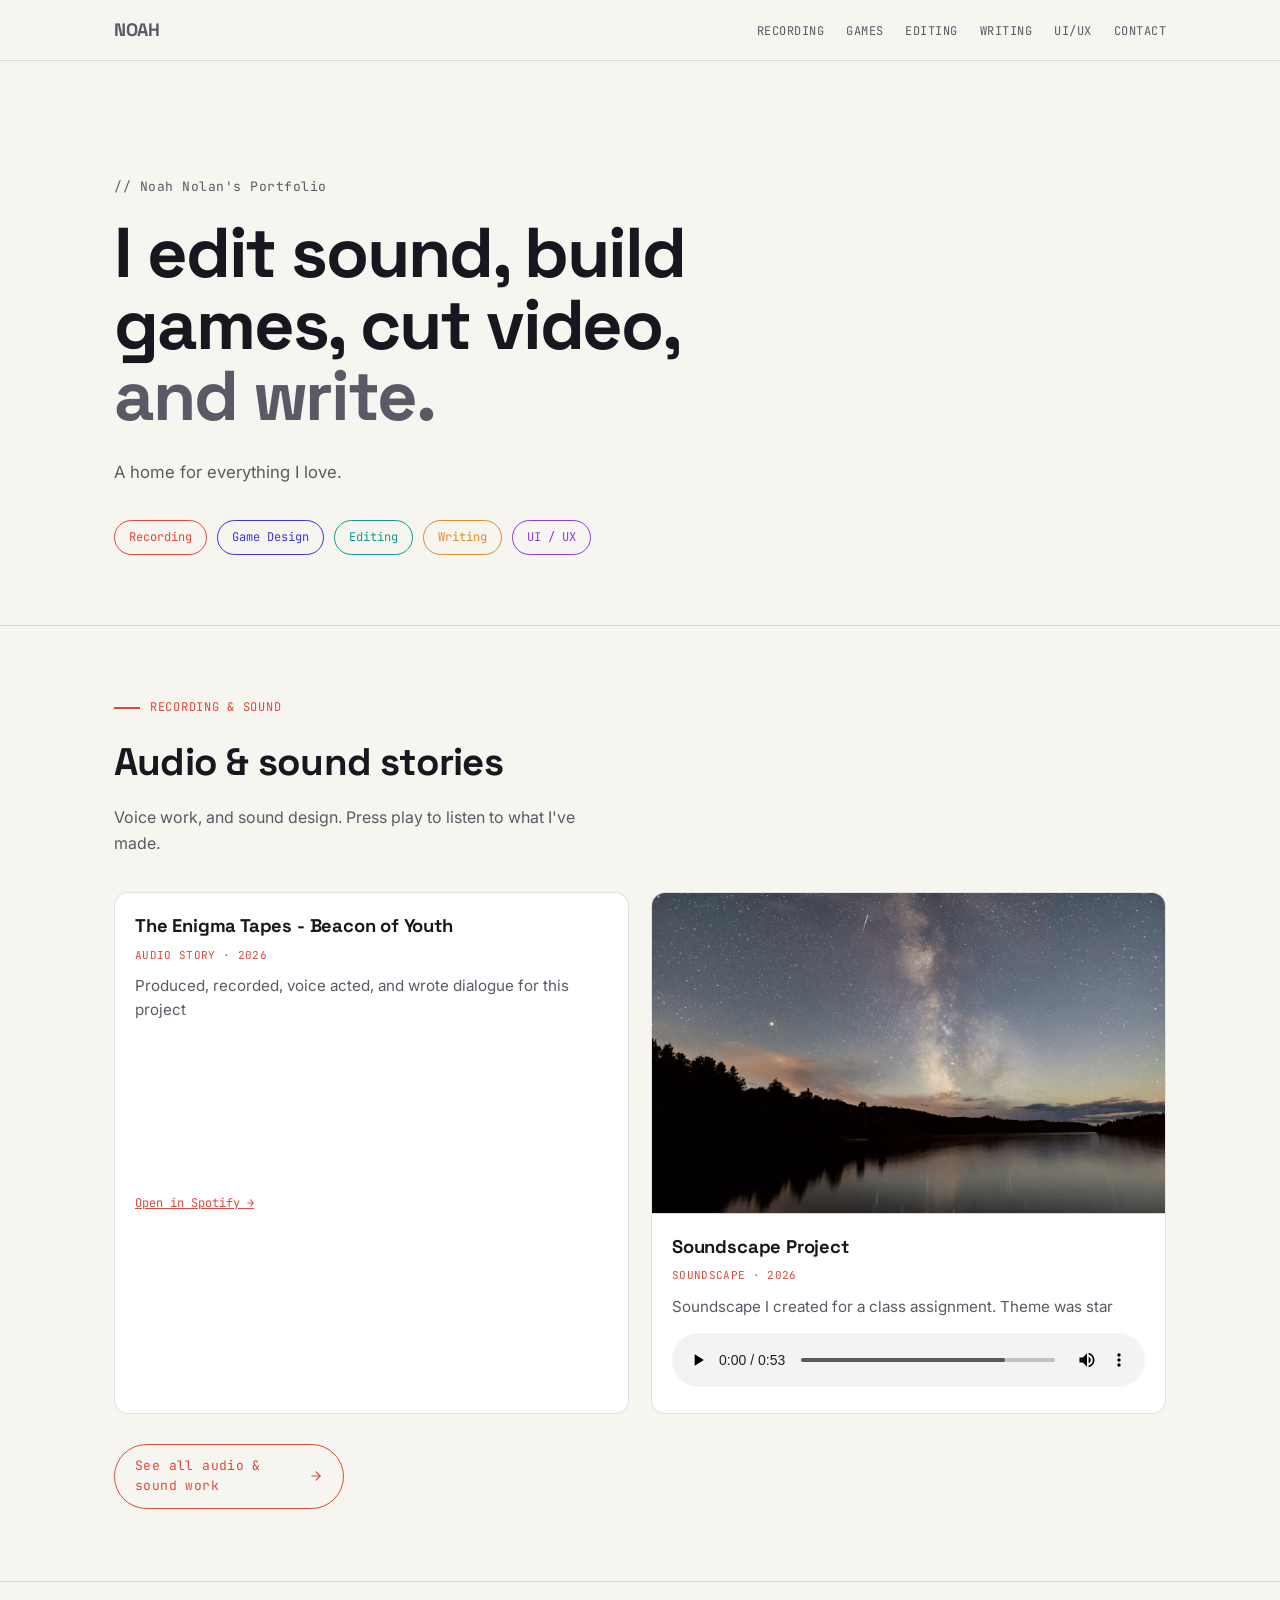
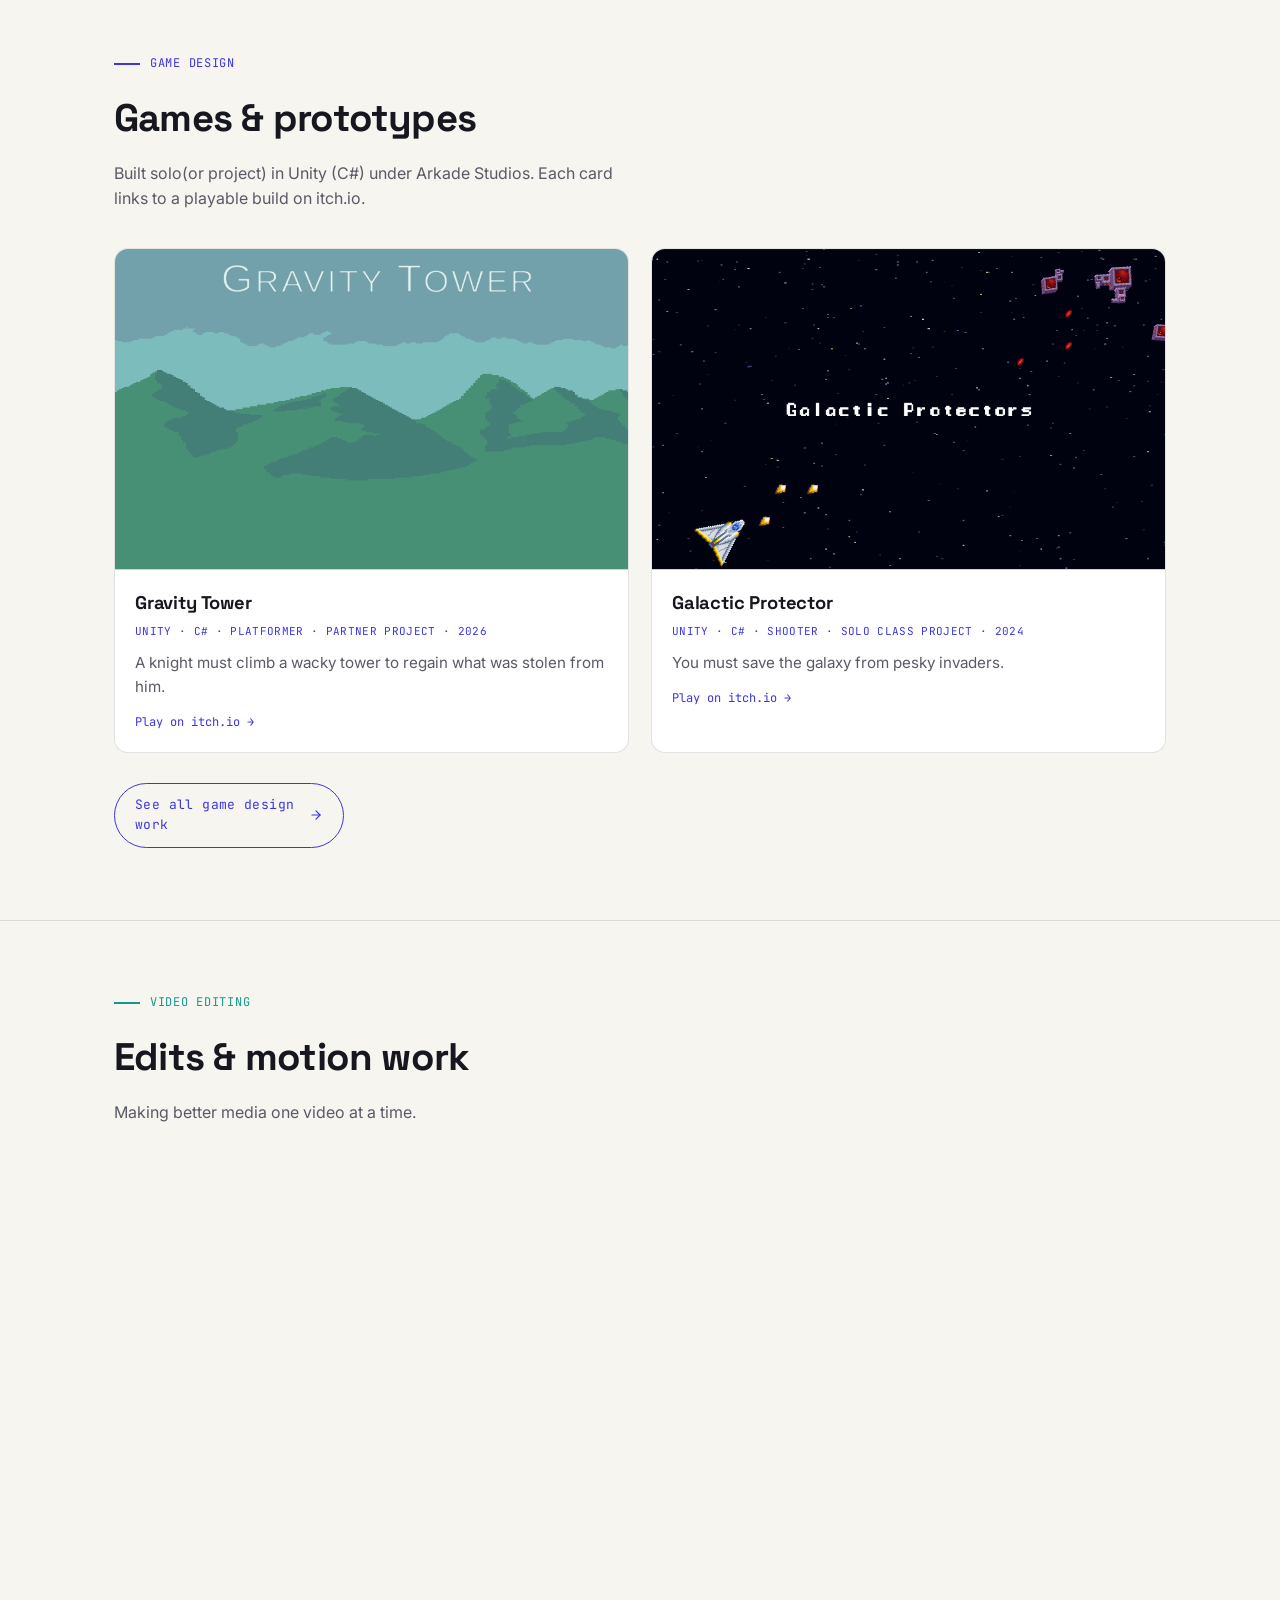
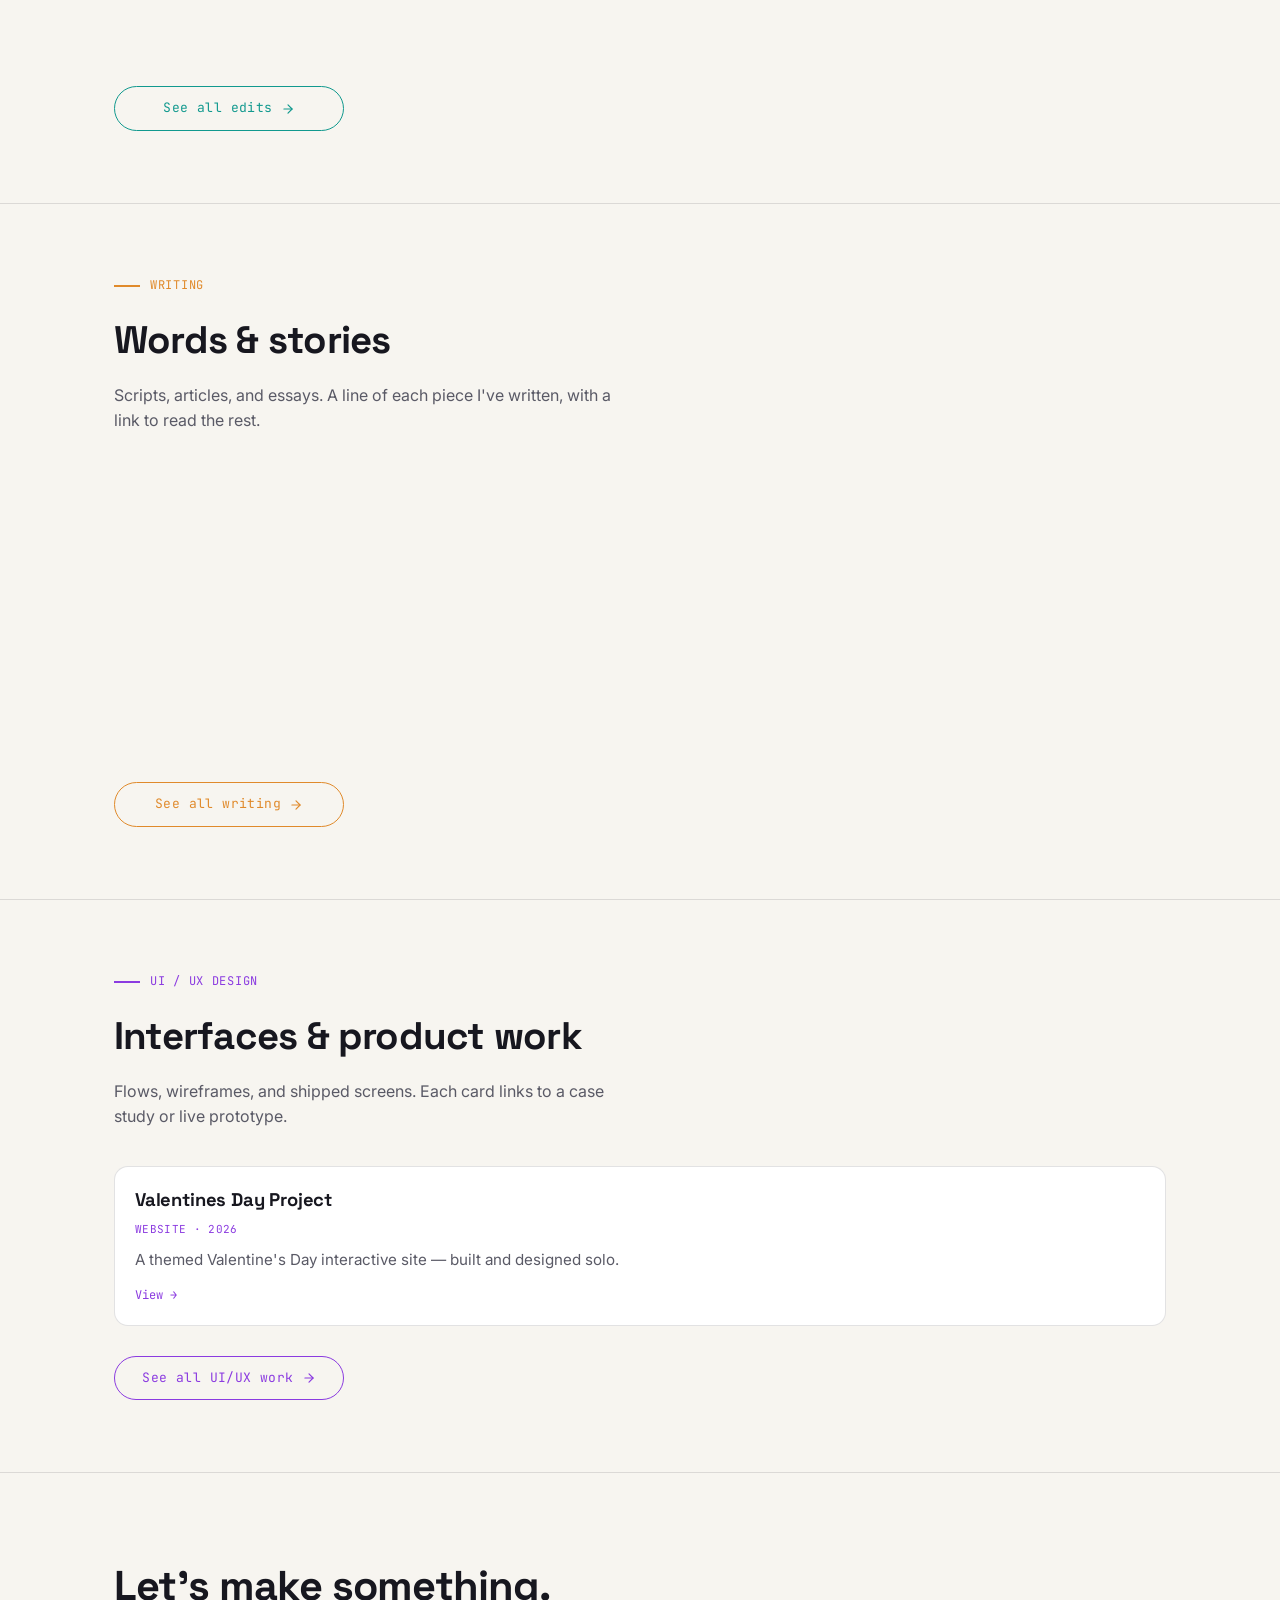
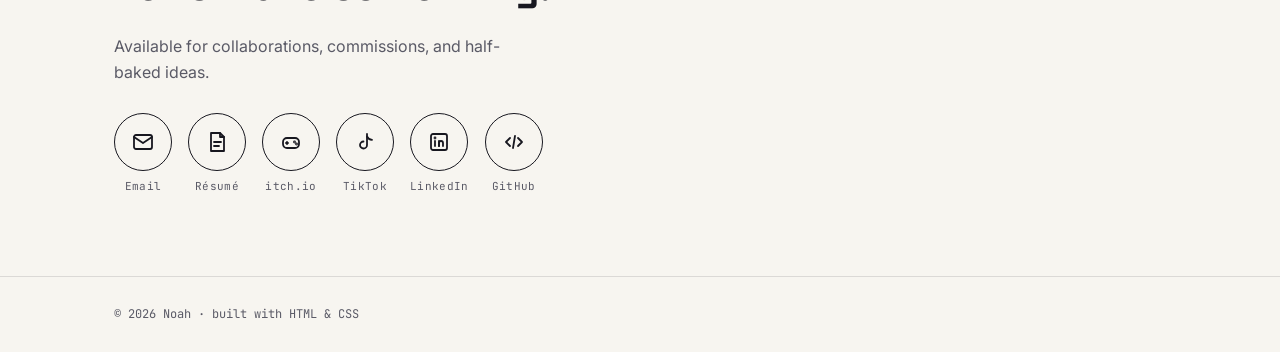
<file: index.html>
<!DOCTYPE html>
<html lang="en">
<head>
<meta charset="UTF-8">
<meta name="viewport" content="width=device-width, initial-scale=1.0">
<title>Noah — Designer, Game Maker, Editor, Sound, Writer</title>

<link rel="preconnect" href="https://fonts.googleapis.com">
<link rel="preconnect" href="https://fonts.gstatic.com" crossorigin>
<link href="https://fonts.googleapis.com/css2?family=Space+Grotesk:wght@400;500;700&family=Inter:wght@400;500&family=JetBrains+Mono:wght@500&display=swap" rel="stylesheet">
<link rel="stylesheet" href="style.css">
<script src="script.js" defer></script>

</head>

<body>
<script>(function(){var d=sessionStorage.getItem('pt-direction');if(d){document.body.classList.add(d==='back'?'pt-enter-back':'pt-enter-forward');sessionStorage.removeItem('pt-direction');}})();</script>

<!-- ========================== NAV ========================== -->
<nav class="nav">
  <div class="wrap">
    <a href="index.html" class="brand">Noah</a>
    <ul>
      <li><a href="recording.html" data-transition="forward">Recording</a></li>
      <li><a href="games.html" data-transition="forward">Games</a></li>
      <li><a href="editing.html" data-transition="forward">Editing</a></li>
      <li><a href="writing.html" data-transition="forward">Writing</a></li>
      <li><a href="ux.html" data-transition="forward">UI/UX</a></li>
      <li><a href="contact.html" data-transition="forward">Contact</a></li>
    </ul>
  </div>
</nav>

<!-- ========================== HERO ========================= -->
<header class="hero">
  <div class="wrap">
    <p class="label">// Noah Nolan's Portfolio </p>
    <h1>I edit sound, build games, cut video, <em>and write.</em></h1>
    <p>A home for everything I love.</p>
    <div class="tags">
  <a href="#rec" class="tag rec">Recording</a>
  <a href="#game" class="tag game">Game Design</a>
  <a href="#edit" class="tag edit">Editing</a>
  <a href="#write" class="tag write">Writing</a>
  <a href="#ux" class="tag ux">UI / UX</a>
</div>
  </div>
</header>

<main>
<!-- ===================== RECORDING ===================== -->
<section id="rec" class="section" style="--c:var(--c-rec)">
  <div class="wrap">
    <p class="eyebrow">Recording &amp; Sound</p>
    <h2>Audio &amp; sound stories</h2>
    <p class="intro">Voice work, and sound design. Press play to listen to what I've made.</p>

    <div class="grid two">
      <article class="card reveal">
        <div class="body">
          <h3>The Enigma Tapes - Beacon of Youth</h3>
          <p class="meta">AUDIO STORY · 2026</p>
          <p>Produced, recorded, voice acted, and wrote dialogue for this project</p>
          <iframe data-testid="embed-iframe" style="border-radius:12px" src="https://open.spotify.com/embed/episode/4Nuqy9Sj71eMla3OpDoeM7?utm_source=generator&t=0&si=b041e6250330467c" width="100%" height="152" frameBorder="0" allowfullscreen="" allow="autoplay; clipboard-write; encrypted-media; fullscreen; picture-in-picture" loading="lazy"></iframe>
          <p style="margin-top:8px">
            <a href="https://open.spotify.com/episode/4Nuqy9Sj71eMla3OpDoeM7" target="_blank" style="font-family:var(--font-mono);font-size:12px;color:var(--c)">
              Open in Spotify →
            </a>
          </p>
        </div>
      </article>

      <article class="card reveal">
        <img class="thumb" src="Soundscape image.png">
        <div class="body">
          <h3>Soundscape Project</h3>
          <p class="meta">SOUNDSCAPE · 2026</p>
          <p>Soundscape I created for a class assignment. Theme was star</p>
          <audio controls src="SoundScape Project.mp3">Your browser doesn't support audio.</audio>
        </div>
      </article>
    </div>

    <a href="recording.html" class="see-all" data-transition="forward">
      See all audio &amp; sound work
      <svg viewBox="0 0 24 24" fill="none" stroke="currentColor" stroke-width="2" stroke-linecap="round" stroke-linejoin="round"><line x1="5" y1="12" x2="19" y2="12"/><polyline points="12 5 19 12 12 19"/></svg>
    </a>
  </div>
</section>

<!-- ===================== GAME DESIGN ===================== -->
<section id="game" class="section" style="--c:var(--c-game)">
  <div class="wrap">
    <p class="eyebrow">Game Design</p>
    <h2>Games &amp; prototypes</h2>
    <p class="intro">Built solo(or project) in Unity (C#) under Arkade Studios. Each card links to a playable build on itch.io.</p>

    <div class="grid two">
      <article class="card reveal">
        <img class="thumb" src="Gravity tower icon.png">
        <div class="body">
          <h3>Gravity Tower</h3>
          <p class="meta">UNITY · C# · PLATFORMER · PARTNER PROJECT · 2026</p>
          <p>A knight must climb a wacky tower to regain what was stolen from him.</p>
          <div class="links">
            <a href="https://mr-ominous.itch.io/fgp-draft">Play on itch.io →</a></div>
        </div>
      </article>

      <article class="card reveal">
        <img class="thumb" src="Galactic Protector icon.png" alt="Cover art for the game">
        <div class="body">
          <h3>Galactic Protector</h3>
          <p class="meta">UNITY · C# · SHOOTER · SOLO CLASS PROJECT · 2024</p>
          <p>You must save the galaxy from pesky invaders.</p>
          <div class="links">
            <a href="https://noah-nolan.itch.io/galactic-protectors">Play on itch.io →</a>
          </div>
        </div>
      </article>
    </div>

    <a href="games.html" class="see-all" data-transition="forward">
      See all game design work
      <svg viewBox="0 0 24 24" fill="none" stroke="currentColor" stroke-width="2" stroke-linecap="round" stroke-linejoin="round"><line x1="5" y1="12" x2="19" y2="12"/><polyline points="12 5 19 12 12 19"/></svg>
    </a>
  </div>
</section>

<!-- ===================== EDITING ===================== -->
<section id="edit" class="section" style="--c:var(--c-edit)">
  <div class="wrap">
    <p class="eyebrow">Video Editing</p>
    <h2>Edits &amp; motion work</h2>
    <p class="intro">Making better media one video at a time.</p>

    <div class="grid two">
      <article class="card reveal">
        <div class="embed">
          <iframe src="https://www.youtube.com/embed/BAG2I9hgWzo" title="YouTube video player" allow="accelerometer; autoplay; clipboard-write; encrypted-media; gyroscope; picture-in-picture; web-share" allowfullscreen></iframe>
        </div>
        <div class="body">
          <h3>DS344 Final Group Assignment</h3>
          <p class="meta">YOUTUBE · PREMIERE PRO · 2026</p>
          <p>Context: Final project for DS344 at MSU. This was a group project to take a silent film and give it audio. I was responsible with producing the last minute of our 3 minute film.</p>
          <p style="margin-top:8px">
            <a href="https://www.youtube.com/watch?v=BAG2I9hgWzo" target="_blank" style="font-family:var(--font-mono);font-size:12px;color:var(--c)">
              Watch on YouTube →
            </a>
          </p>
        </div>
      </article>

      <article class="card reveal">
        <div class="embed">
          <iframe src="https://www.youtube.com/embed/dOMQzGt8E-w" title="YouTube video player" allow="accelerometer; autoplay; clipboard-write; encrypted-media; gyroscope; picture-in-picture; web-share" allowfullscreen></iframe>
        </div>
        <div class="body">
          <h3>Daebak Box Apology Video</h3>
          <p class="meta">YOUTUBE · PREMIERE PRO · 2026</p>
          <p>Context: Producer, script writer, videographer, and editor.</p>
          <p style="margin-top:8px">
            <a href="https://www.youtube.com/watch?v=dOMQzGt8E-w" target="_blank" style="font-family:var(--font-mono);font-size:12px;color:var(--c)">
              Watch on YouTube →
            </a>
          </p>
        </div>
      </article>
    </div>

    <a href="editing.html" class="see-all" data-transition="forward">
      See all edits
      <svg viewBox="0 0 24 24" fill="none" stroke="currentColor" stroke-width="2" stroke-linecap="round" stroke-linejoin="round"><line x1="5" y1="12" x2="19" y2="12"/><polyline points="12 5 19 12 12 19"/></svg>
    </a>
  </div>
</section>

<!-- ===================== WRITING ===================== -->
<section id="write" class="section" style="--c:var(--c-write)">
  <div class="wrap">
    <p class="eyebrow">Writing</p>
    <h2>Words &amp; stories</h2>
    <p class="intro">Scripts, articles, and essays. A line of each piece I've written, with a link to read the rest.</p>

    <div class="grid three">

      <article class="card text reveal">
        <div class="body">
          <h3>The Best Clothing Stores for Plus Size Men in Seoul (2XL - 6XL)</h3>
          <p class="meta">ARTICLE · 2025</p>
          <!-- TODO: replace the placeholder below with the real opening line from your daebak.co article -->
          <blockquote>"Paste the opening line of this article here."</blockquote>
          <div class="links"><a href="https://daebak.co/en-au/blogs/daebak-daily/the-best-clothing-stores-for-plus-size-men-in-seoul-4819" target="_blank">Read full piece here →</a></div>
        </div>
      </article>

      <article class="card text reveal">
        <div class="body">
          <h3>Monologue for The Sonic Blend</h3>
          <p class="meta">SCRIPT · 2026</p>
          <blockquote>"A monologue I wrote for the podcast The Sonic Blend (unreleased)."</blockquote>
          <div class="links"><a href="https://docs.google.com/document/d/1bTUJh4YaFbLmvc2mxQEZ83bfXLcKBRFVlJoMS383Y_I/edit?usp=sharing" target="_blank">Read full piece here →</a></div>
        </div>
      </article>

      <article class="card text reveal">
        <div class="body">
          <h3>Road to MSI 2025: LCK's Fierce Fight for International Glory</h3>
          <p class="meta">ARTICLE · 2025</p>
          <blockquote>"As the dust settles from the LCK's first half of the yearly season, the Road to MSI 2025 has officially begun!"</blockquote>
          <div class="links"><a href="Road to MSI 2025_ LCK’s Fierce Fight for International Glory.pdf" target="_blank">Read full piece here →</a></div>
        </div>
      </article>

    </div>

    <a href="writing.html" class="see-all" data-transition="forward">
      See all writing
      <svg viewBox="0 0 24 24" fill="none" stroke="currentColor" stroke-width="2" stroke-linecap="round" stroke-linejoin="round"><line x1="5" y1="12" x2="19" y2="12"/><polyline points="12 5 19 12 12 19"/></svg>
    </a>
  </div>
</section>

<!-- ===================== UI / UX ===================== -->
<section id="ux" class="section" style="--c:var(--c-ux)">
  <div class="wrap">
    <p class="eyebrow">UI / UX Design</p>
    <h2>Interfaces &amp; product work</h2>
    <p class="intro">Flows, wireframes, and shipped screens. Each card links to a case study or live prototype.</p>

    <div class="grid one">
      <!--<article class="card reveal">
        <img class="thumb" src="https://placehold.co/600x375/3B36E0/FFFFFF?text=Project+Screenshot" alt="Screenshot of the project interface">
        <div class="body">
          <h3>Project Name</h3>
          <p class="meta">FIGMA · PROTOTYPE · 2025</p>
          <p>One or two lines on the problem and what you designed. Keep it concrete.</p>
          <div class="links">
            <a href="#">Case study →</a>
            <a href="#">Live prototype →</a>
          </div>
        </div>
      </article>-->

      <article class="card reveal">
        <!-- <img class="thumb" src="https://placehold.co/600x375/3B36E0/FFFFFF?text=Project+Screenshot" alt="Screenshot of the project interface"> -->
        <div class="body">
          <h3>Valentines Day Project</h3>
          <p class="meta">WEBSITE · 2026</p>
          <p>A themed Valentine's Day interactive site — built and designed solo.</p>
          <div class="links">
            <a href="https://noahnolan04.github.io/Valentines-Day/" target="_blank">View →</a>
          </div>
        </div>
      </article>
    </div>

    <a href="ux.html" class="see-all" data-transition="forward">
      See all UI/UX work
      <svg viewBox="0 0 24 24" fill="none" stroke="currentColor" stroke-width="2" stroke-linecap="round" stroke-linejoin="round"><line x1="5" y1="12" x2="19" y2="12"/><polyline points="12 5 19 12 12 19"/></svg>
    </a>
  </div>
</section>

</main>

<!-- ===================== CONTACT ========================== -->
<section id="contact" class="contact">
  <div class="wrap">
    <h2>Let's make something.</h2>
    <p>Available for collaborations, commissions, and half-baked ideas.</p>

    <div class="icon-row">
      <a class="icon-btn" href="mailto:Noahnolan495@gmail.com" aria-label="Email Noah">
        <span class="circle">
          <svg viewBox="0 0 24 24"><rect x="3" y="5" width="18" height="14" rx="2"/><path d="M3 7l9 6 9-6"/></svg>
        </span>
        <span class="label">Email</span>
      </a>

      <!-- Update the filename below to match your resume PDF in the repo -->
      <a class="icon-btn" href="Noah Nolan Resume 7_14_2026 copy.pdf" target="_blank" aria-label="View resume PDF">
        <span class="circle">
          <svg viewBox="0 0 24 24"><path d="M6 3h9l4 4v14H6z"/><path d="M15 3v4h4"/><line x1="9" y1="12" x2="16" y2="12"/><line x1="9" y1="16" x2="14" y2="16"/></svg>
        </span>
        <span class="label">Résumé</span>
      </a>

      <a class="icon-btn" href="https://noah-nolan.itch.io/" target="_blank" aria-label="Noah's games on itch.io">
        <span class="circle">
          <svg viewBox="0 0 24 24"><rect x="4" y="8" width="16" height="10" rx="4"/><line x1="8" y1="12" x2="8" y2="14"/><line x1="7" y1="13" x2="9" y2="13"/><circle cx="15.5" cy="12" r="0.5"/><circle cx="17.5" cy="14" r="0.5"/></svg>
        </span>
        <span class="label">itch.io</span>
      </a>

      <a class="icon-btn" href="https://www.tiktok.com/@noah_nolan0?is_from_webapp=1&sender_device=pc" target="_blank" aria-label="Noah on TikTok">
        <span class="circle">
          <svg viewBox="0 0 24 24"><path d="M14 4v11a3.5 3.5 0 1 1-3.5-3.5"/><path d="M14 6.5c1 2 2.8 3.2 5 3.4"/></svg>
        </span>
        <span class="label">TikTok</span>
      </a>

      <a class="icon-btn" href="https://www.linkedin.com/in/noah-nolan-a5b2672b2/" target="_blank" aria-label="Noah on LinkedIn">
        <span class="circle">
          <svg viewBox="0 0 24 24"><rect x="4" y="4" width="16" height="16" rx="2"/><line x1="8" y1="11" x2="8" y2="16"/><circle cx="8" cy="8" r="0.5"/><path d="M12 16v-3a2 2 0 0 1 4 0v3"/><line x1="12" y1="11" x2="12" y2="16"/></svg>
        </span>
        <span class="label">LinkedIn</span>
      </a>

      <a class="icon-btn" href="https://github.com/NoahNolan04" target="_blank" aria-label="Noah on GitHub">
        <span class="circle">
          <svg viewBox="0 0 24 24"><polyline points="8 8 4 12 8 16"/><polyline points="16 8 20 12 16 16"/><line x1="13" y1="6" x2="11" y2="18"/></svg>
        </span>
        <span class="label">GitHub</span>
      </a>
    </div>
  </div>
</section>

<footer>
  <div class="wrap">© 2026 Noah · built with HTML &amp; CSS</div>
</footer>

</body>
</html>
</file>
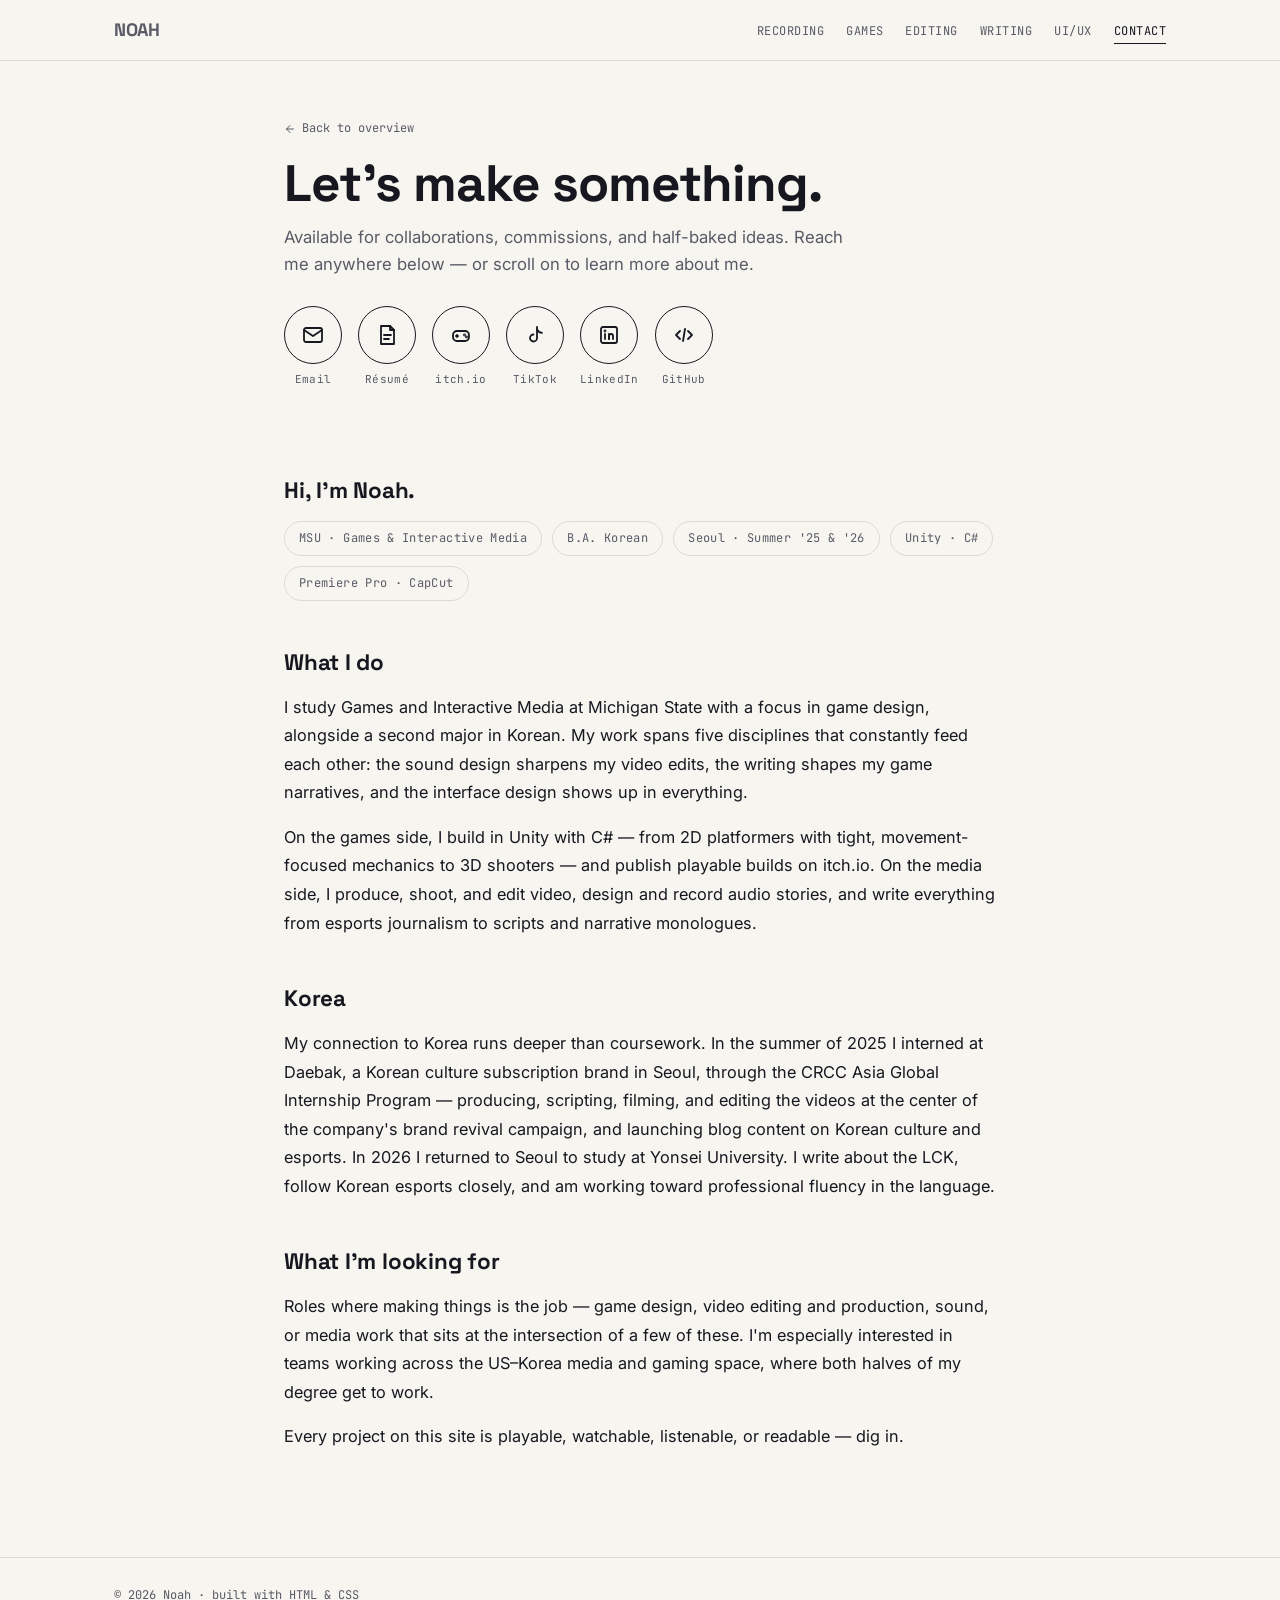
<file: contact.html>
<!DOCTYPE html>
<html lang="en">
<head>
<meta charset="UTF-8">
<meta name="viewport" content="width=device-width, initial-scale=1.0">
<title>About & Contact — Noah Nolan</title>

<link rel="preconnect" href="https://fonts.googleapis.com">
<link rel="preconnect" href="https://fonts.gstatic.com" crossorigin>
<link href="https://fonts.googleapis.com/css2?family=Space+Grotesk:wght@400;500;700&family=Inter:wght@400;500&family=JetBrains+Mono:wght@500&display=swap" rel="stylesheet">
<link rel="stylesheet" href="style.css">
<script src="script.js" defer></script>

<style>
/* Contact/about-only styles — scoped to this page */
.contact-top{max-width:760px;margin:0 auto;padding:56px 24px 10px}
.contact-top h1{
  font-family:var(--font-display);font-weight:700;letter-spacing:-.02em;
  font-size:clamp(2rem,5vw,3.2rem);line-height:1.05;
}
.contact-top .lede{
  margin-top:14px;font-size:1.05rem;color:var(--ink-soft);max-width:52ch;
}

/* about section */
.about{max-width:760px;margin:0 auto;padding:30px 24px 90px}
.about h2{
  font-family:var(--font-display);font-weight:700;letter-spacing:-.01em;
  font-size:1.4rem;margin:44px 0 12px;
}
.about p{margin:0 0 16px;line-height:1.75;font-size:1.02rem}
.about .fact-row{display:flex;flex-wrap:wrap;gap:10px;margin-top:10px}
.about .fact{
  font-family:var(--font-mono);font-size:12px;letter-spacing:.03em;
  padding:7px 14px;border-radius:999px;border:1.5px solid var(--line);
  color:var(--ink-soft);
}
</style>
</head>

<body>
<script>(function(){var d=sessionStorage.getItem('pt-direction');if(d){document.body.classList.add(d==='back'?'pt-enter-back':'pt-enter-forward');sessionStorage.removeItem('pt-direction');}})();</script>

<nav class="nav">
  <div class="wrap">
    <a href="index.html" class="brand" data-transition="back">Noah</a>
    <ul>
      <li><a href="recording.html" data-transition="forward">Recording</a></li>
      <li><a href="games.html" data-transition="forward">Games</a></li>
      <li><a href="editing.html" data-transition="forward">Editing</a></li>
      <li><a href="writing.html" data-transition="forward">Writing</a></li>
      <li><a href="ux.html" data-transition="forward">UI/UX</a></li>
      <li><a href="contact.html" class="active">Contact</a></li>
    </ul>
  </div>
</nav>

<main>
<!-- ============ CONTACT ICONS (top) ============ -->
<section class="contact-top" id="contact">
  <a href="index.html" class="back-link" data-transition="back">
    <svg viewBox="0 0 24 24" width="12" height="12" fill="none" stroke="currentColor" stroke-width="2" stroke-linecap="round" stroke-linejoin="round"><line x1="19" y1="12" x2="5" y2="12"/><polyline points="12 19 5 12 12 5"/></svg>
    Back to overview
  </a>

  <h1>Let's make something.</h1>
  <p class="lede">Available for collaborations, commissions, and half-baked ideas. Reach me anywhere below — or scroll on to learn more about me.</p>

  <div class="icon-row">
    <a class="icon-btn" href="mailto:Noahnolan495@gmail.com" aria-label="Email Noah">
      <span class="circle">
        <svg viewBox="0 0 24 24"><rect x="3" y="5" width="18" height="14" rx="2"/><path d="M3 7l9 6 9-6"/></svg>
      </span>
      <span class="label">Email</span>
    </a>

    <!-- Update the filename below to match your resume PDF in the repo -->
    <a class="icon-btn" href="Noah Nolan Resume 7_14_2026 copy.pdf" target="_blank" aria-label="View resume PDF">
      <span class="circle">
        <svg viewBox="0 0 24 24"><path d="M6 3h9l4 4v14H6z"/><path d="M15 3v4h4"/><line x1="9" y1="12" x2="16" y2="12"/><line x1="9" y1="16" x2="14" y2="16"/></svg>
      </span>
      <span class="label">Résumé</span>
    </a>

    <a class="icon-btn" href="https://noah-nolan.itch.io/" target="_blank" aria-label="Noah's games on itch.io">
      <span class="circle">
        <svg viewBox="0 0 24 24"><rect x="4" y="8" width="16" height="10" rx="4"/><line x1="8" y1="12" x2="8" y2="14"/><line x1="7" y1="13" x2="9" y2="13"/><circle cx="15.5" cy="12" r="0.5"/><circle cx="17.5" cy="14" r="0.5"/></svg>
      </span>
      <span class="label">itch.io</span>
    </a>

    <a class="icon-btn" href="https://www.tiktok.com/@noah_nolan0?is_from_webapp=1&sender_device=pc" target="_blank" aria-label="Noah on TikTok">
      <span class="circle">
        <svg viewBox="0 0 24 24"><path d="M14 4v11a3.5 3.5 0 1 1-3.5-3.5"/><path d="M14 6.5c1 2 2.8 3.2 5 3.4"/></svg>
      </span>
      <span class="label">TikTok</span>
    </a>

    <a class="icon-btn" href="https://www.linkedin.com/in/noah-nolan-a5b2672b2/" target="_blank" aria-label="Noah on LinkedIn">
      <span class="circle">
        <svg viewBox="0 0 24 24"><rect x="4" y="4" width="16" height="16" rx="2"/><line x1="8" y1="11" x2="8" y2="16"/><circle cx="8" cy="8" r="0.5"/><path d="M12 16v-3a2 2 0 0 1 4 0v3"/><line x1="12" y1="11" x2="12" y2="16"/></svg>
      </span>
      <span class="label">LinkedIn</span>
    </a>

    <a class="icon-btn" href="https://github.com/NoahNolan04" target="_blank" aria-label="Noah on GitHub">
      <span class="circle">
        <svg viewBox="0 0 24 24"><polyline points="8 8 4 12 8 16"/><polyline points="16 8 20 12 16 16"/><line x1="13" y1="6" x2="11" y2="18"/></svg>
      </span>
      <span class="label">GitHub</span>
    </a>
  </div>
</section>

<!-- ============ ABOUT (below) ============ -->
<section class="about">
  <h2>Hi, I'm Noah.</h2>
  <div class="fact-row">
    <span class="fact">MSU · Games &amp; Interactive Media</span>
    <span class="fact">B.A. Korean</span>
    <span class="fact">Seoul · Summer '25 &amp; '26</span>
    <span class="fact">Unity · C#</span>
    <span class="fact">Premiere Pro · CapCut</span>
  </div>

  <h2>What I do</h2>
  <p>I study Games and Interactive Media at Michigan State with a focus in game design, alongside a second major in Korean. My work spans five disciplines that constantly feed each other: the sound design sharpens my video edits, the writing shapes my game narratives, and the interface design shows up in everything.</p>
  <p>On the games side, I build in Unity with C# — from 2D platformers with tight, movement-focused mechanics to 3D shooters — and publish playable builds on itch.io. On the media side, I produce, shoot, and edit video, design and record audio stories, and write everything from esports journalism to scripts and narrative monologues.</p>

  <h2>Korea</h2>
  <p>My connection to Korea runs deeper than coursework. In the summer of 2025 I interned at Daebak, a Korean culture subscription brand in Seoul, through the CRCC Asia Global Internship Program — producing, scripting, filming, and editing the videos at the center of the company's brand revival campaign, and launching blog content on Korean culture and esports. In 2026 I returned to Seoul to study at Yonsei University. I write about the LCK, follow Korean esports closely, and am working toward professional fluency in the language.</p>

  <h2>What I'm looking for</h2>
  <p>Roles where making things is the job — game design, video editing and production, sound, or media work that sits at the intersection of a few of these. I'm especially interested in teams working across the US–Korea media and gaming space, where both halves of my degree get to work.</p>
  <p>Every project on this site is playable, watchable, listenable, or readable — dig in.</p>
</section>
</main>

<footer>
  <div class="wrap">© 2026 Noah · built with HTML &amp; CSS</div>
</footer>

</body>
</html>
</file>
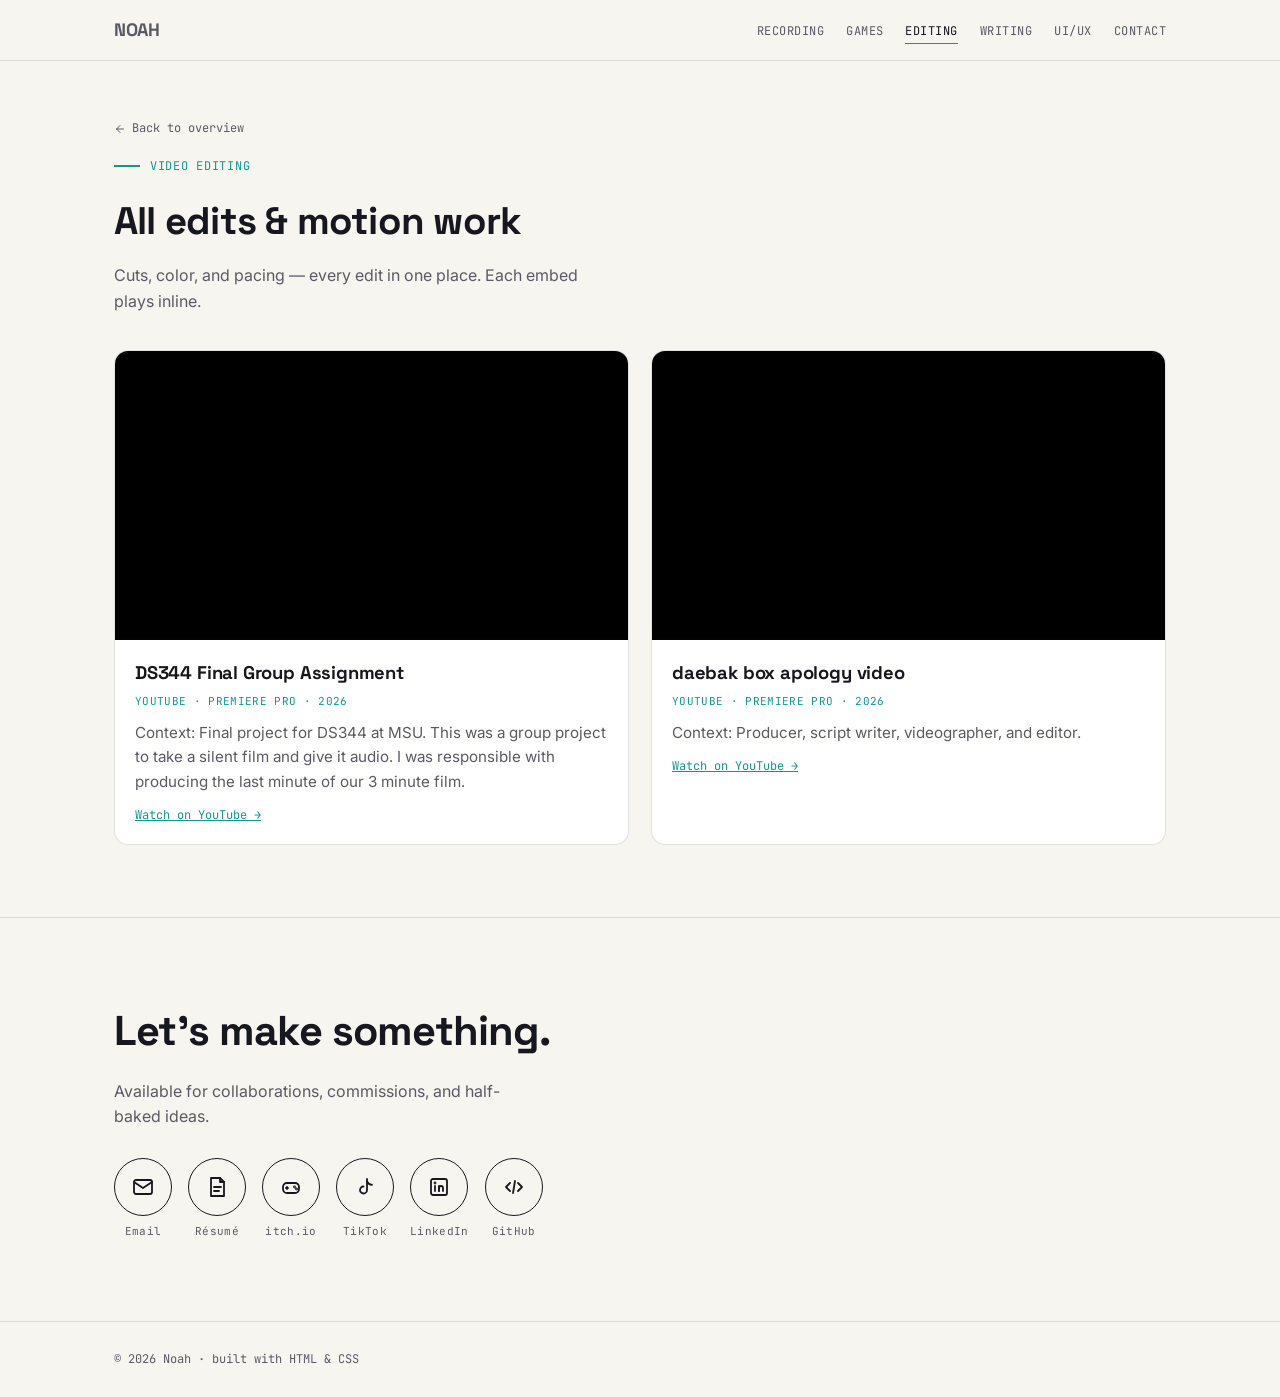
<file: editing.html>
<!DOCTYPE html>
<html lang="en">
<head>
<meta charset="UTF-8">
<meta name="viewport" content="width=device-width, initial-scale=1.0">
<title>Video Editing Work — Noah</title>

<link rel="preconnect" href="https://fonts.googleapis.com">
<link rel="preconnect" href="https://fonts.gstatic.com" crossorigin>
<link href="https://fonts.googleapis.com/css2?family=Space+Grotesk:wght@400;500;700&family=Inter:wght@400;500&family=JetBrains+Mono:wght@500&display=swap" rel="stylesheet">
<link rel="stylesheet" href="style.css">
<script src="script.js" defer></script>
</head>

<body>
<script>(function(){var d=sessionStorage.getItem('pt-direction');if(d){document.body.classList.add(d==='back'?'pt-enter-back':'pt-enter-forward');sessionStorage.removeItem('pt-direction');}})();</script>

<nav class="nav">
  <div class="wrap">
    <a href="index.html" class="brand" data-transition="back">Noah</a>
    <ul>
      <li><a href="recording.html" data-transition="forward">Recording</a></li>
      <li><a href="games.html" data-transition="forward">Games</a></li>
      <li><a href="editing.html" class="active" style="--c:var(--c-edit)">Editing</a></li>
      <li><a href="writing.html" data-transition="forward">Writing</a></li>
      <li><a href="ux.html" data-transition="forward">UI/UX</a></li>
      <li><a href="contact.html" data-transition="forward">Contact</a></li>
    </ul>
  </div>
</nav>

<main>
<section class="section page-header" style="--c:var(--c-edit); border-top:none">
  <div class="wrap">
    <a href="index.html" class="back-link" data-transition="back">
      <svg viewBox="0 0 24 24" width="12" height="12" fill="none" stroke="currentColor" stroke-width="2" stroke-linecap="round" stroke-linejoin="round"><line x1="19" y1="12" x2="5" y2="12"/><polyline points="12 19 5 12 12 5"/></svg>
      Back to overview
    </a>
    <p class="eyebrow">Video Editing</p>
    <h2>All edits &amp; motion work</h2>
    <p class="intro">Cuts, color, and pacing — every edit in one place. Each embed plays inline.</p>

    <div class="grid two">
      <article class="card reveal">
        <div class="embed">
          <iframe src="https://www.youtube.com/embed/BAG2I9hgWzo" title="YouTube video player" allow="accelerometer; autoplay; clipboard-write; encrypted-media; gyroscope; picture-in-picture; web-share" allowfullscreen></iframe>
        </div>
        <div class="body">
          <h3>DS344 Final Group Assignment</h3>
          <p class="meta">YOUTUBE · PREMIERE PRO · 2026</p>
          <p>Context: Final project for DS344 at MSU. This was a group project to take a silent film and give it audio. I was responsible with producing the last minute of our 3 minute film.</p>
          <p style="margin-top:8px">
            <a href="https://www.youtube.com/watch?v=BAG2I9hgWzo" target="_blank" style="font-family:var(--font-mono);font-size:12px;color:var(--c)">
              Watch on YouTube →
            </a>
          </p>
        </div>
      </article>

      <article class="card reveal">
        <div class="embed">
          <iframe src="https://www.youtube.com/embed/dOMQzGt8E-w" title="YouTube video player" allow="accelerometer; autoplay; clipboard-write; encrypted-media; gyroscope; picture-in-picture; web-share" allowfullscreen></iframe>
        </div>
        <div class="body">
          <h3>daebak box apology video</h3>
          <p class="meta">YOUTUBE · PREMIERE PRO · 2026</p>
          <p>Context: Producer, script writer, videographer, and editor.</p>
          <p style="margin-top:8px">
            <a href="https://www.youtube.com/watch?v=dOMQzGt8E-w" target="_blank" style="font-family:var(--font-mono);font-size:12px;color:var(--c)">
              Watch on YouTube →
            </a>
          </p>
        </div>
      </article>

      <!-- Add more edits here — copy an <article class="card reveal"> block above -->
    </div>
  </div>
</section>
</main>

<!-- ===================== CONTACT ========================== -->
<section id="contact" class="contact">
  <div class="wrap">
    <h2>Let's make something.</h2>
    <p>Available for collaborations, commissions, and half-baked ideas.</p>

    <div class="icon-row">
      <a class="icon-btn" href="mailto:Noahnolan495@gmail.com" aria-label="Email Noah">
        <span class="circle">
          <svg viewBox="0 0 24 24"><rect x="3" y="5" width="18" height="14" rx="2"/><path d="M3 7l9 6 9-6"/></svg>
        </span>
        <span class="label">Email</span>
      </a>

      <!-- Update the filename below to match your resume PDF in the repo -->
      <a class="icon-btn" href="Noah Nolan Resume 7_14_2026.pdf" target="_blank" aria-label="View resume PDF">
        <span class="circle">
          <svg viewBox="0 0 24 24"><path d="M6 3h9l4 4v14H6z"/><path d="M15 3v4h4"/><line x1="9" y1="12" x2="16" y2="12"/><line x1="9" y1="16" x2="14" y2="16"/></svg>
        </span>
        <span class="label">Résumé</span>
      </a>

      <a class="icon-btn" href="https://noah-nolan.itch.io/" target="_blank" aria-label="Noah's games on itch.io">
        <span class="circle">
          <svg viewBox="0 0 24 24"><rect x="4" y="8" width="16" height="10" rx="4"/><line x1="8" y1="12" x2="8" y2="14"/><line x1="7" y1="13" x2="9" y2="13"/><circle cx="15.5" cy="12" r="0.5"/><circle cx="17.5" cy="14" r="0.5"/></svg>
        </span>
        <span class="label">itch.io</span>
      </a>

      <a class="icon-btn" href="https://www.tiktok.com/@noah_nolan0?is_from_webapp=1&sender_device=pc" target="_blank" aria-label="Noah on TikTok">
        <span class="circle">
          <svg viewBox="0 0 24 24"><path d="M14 4v11a3.5 3.5 0 1 1-3.5-3.5"/><path d="M14 6.5c1 2 2.8 3.2 5 3.4"/></svg>
        </span>
        <span class="label">TikTok</span>
      </a>

      <a class="icon-btn" href="https://www.linkedin.com/in/noah-nolan-a5b2672b2/" target="_blank" aria-label="Noah on LinkedIn">
        <span class="circle">
          <svg viewBox="0 0 24 24"><rect x="4" y="4" width="16" height="16" rx="2"/><line x1="8" y1="11" x2="8" y2="16"/><circle cx="8" cy="8" r="0.5"/><path d="M12 16v-3a2 2 0 0 1 4 0v3"/><line x1="12" y1="11" x2="12" y2="16"/></svg>
        </span>
        <span class="label">LinkedIn</span>
      </a>

      <a class="icon-btn" href="https://github.com/NoahNolan04" target="_blank" aria-label="Noah on GitHub">
        <span class="circle">
          <svg viewBox="0 0 24 24"><polyline points="8 8 4 12 8 16"/><polyline points="16 8 20 12 16 16"/><line x1="13" y1="6" x2="11" y2="18"/></svg>
        </span>
        <span class="label">GitHub</span>
      </a>
    </div>
  </div>
</section>

<footer>

  <div class="wrap">© 2026 Noah · built with HTML &amp; CSS</div>
</footer>

</body>
</html>
</file>
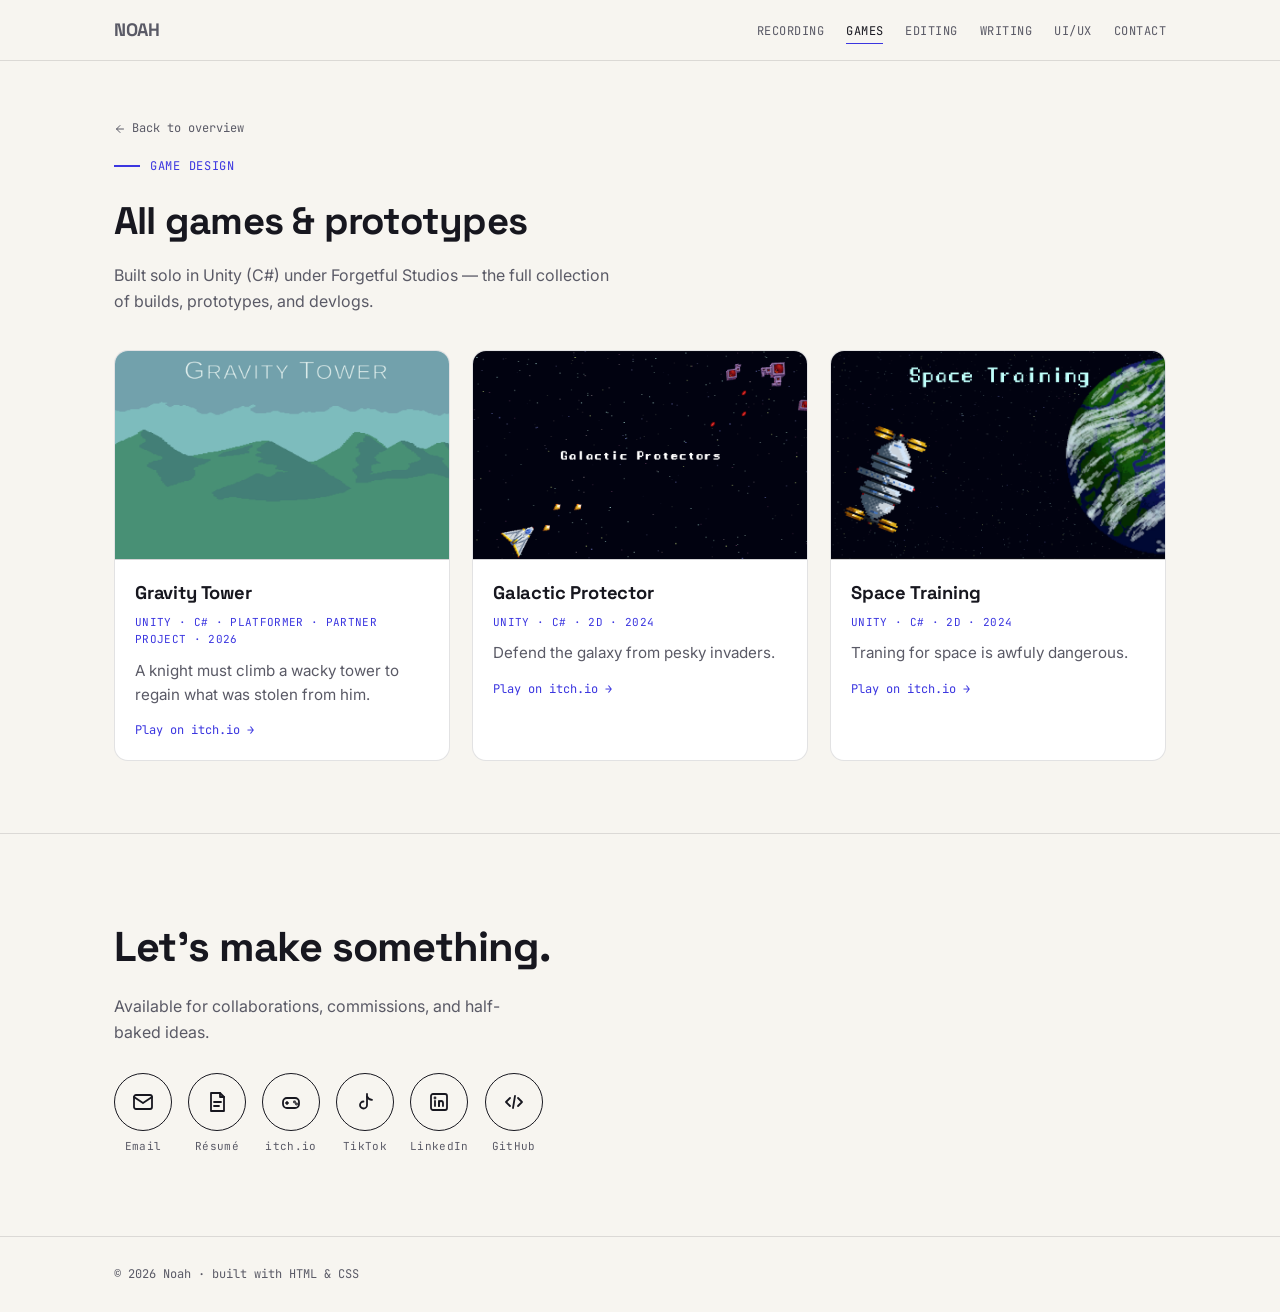
<file: games.html>
<!DOCTYPE html>
<html lang="en">
<head>
<meta charset="UTF-8">
<meta name="viewport" content="width=device-width, initial-scale=1.0">
<title>Game Design Work — Noah</title>

<link rel="preconnect" href="https://fonts.googleapis.com">
<link rel="preconnect" href="https://fonts.gstatic.com" crossorigin>
<link href="https://fonts.googleapis.com/css2?family=Space+Grotesk:wght@400;500;700&family=Inter:wght@400;500&family=JetBrains+Mono:wght@500&display=swap" rel="stylesheet">
<link rel="stylesheet" href="style.css">
<script src="script.js" defer></script>
</head>

<body>
<script>(function(){var d=sessionStorage.getItem('pt-direction');if(d){document.body.classList.add(d==='back'?'pt-enter-back':'pt-enter-forward');sessionStorage.removeItem('pt-direction');}})();</script>

<nav class="nav">
  <div class="wrap">
    <a href="index.html" class="brand" data-transition="back">Noah</a>
    <ul>
      <li><a href="recording.html" data-transition="forward">Recording</a></li>
      <li><a href="games.html" class="active" style="--c:var(--c-game)">Games</a></li>
      <li><a href="editing.html" data-transition="forward">Editing</a></li>
      <li><a href="writing.html" data-transition="forward">Writing</a></li>
      <li><a href="ux.html" data-transition="forward">UI/UX</a></li>
      <li><a href="contact.html" data-transition="forward">Contact</a></li>
    </ul>
  </div>
</nav>

<main>
<section class="section page-header" style="--c:var(--c-game); border-top:none">
  <div class="wrap">
    <a href="index.html" class="back-link" data-transition="back">
      <svg viewBox="0 0 24 24" width="12" height="12" fill="none" stroke="currentColor" stroke-width="2" stroke-linecap="round" stroke-linejoin="round"><line x1="19" y1="12" x2="5" y2="12"/><polyline points="12 19 5 12 12 5"/></svg>
      Back to overview
    </a>
    <p class="eyebrow">Game Design</p>
    <h2>All games &amp; prototypes</h2>
    <p class="intro">Built solo in Unity (C#) under Forgetful Studios — the full collection of builds, prototypes, and devlogs.</p>

    <div class="grid three">
      <article class="card reveal">
        <img class="thumb" src="Gravity tower icon.png">
        <div class="body">
          <h3>Gravity Tower</h3>
          <p class="meta">UNITY · C# · PLATFORMER · PARTNER PROJECT · 2026</p>
          <p>A knight must climb a wacky tower to regain what was stolen from him.</p>
          <div class="links">
            <a href="https://mr-ominous.itch.io/fgp-draft">Play on itch.io →</a></div>
        </div>
      </article>

      <article class="card reveal">
        <img class="thumb" src="Galactic Protector icon.png" alt="Cover art for the game">
        <div class="body">
          <h3>Galactic Protector</h3>
          <p class="meta">UNITY · C# · 2D · 2024</p>
          <p>Defend the galaxy from pesky invaders.</p>
          <div class="links">
            <a href="https://noah-nolan.itch.io/galactic-protectors">Play on itch.io →</a></div>
        </div>
      </article>
      
      <article class="card reveal">
        <img class="thumb" src="Space training icon.png" alt="Cover art for the game">
        <div class="body">
          <h3>Space Training</h3>
          <p class="meta">UNITY · C# · 2D · 2024</p>
          <p>Traning for space is awfuly dangerous.</p>
          <div class="links">
            <a href="https://noah-nolan.itch.io/space-training">Play on itch.io →</a></div>
        </div>
      </article>

      

      <!-- Add more game cards here — copy an <article class="card reveal"> block above -->
    </div>
  </div>
</section>
</main>

<!-- ===================== CONTACT ========================== -->
<section id="contact" class="contact">
  <div class="wrap">
    <h2>Let's make something.</h2>
    <p>Available for collaborations, commissions, and half-baked ideas.</p>

    <div class="icon-row">
      <a class="icon-btn" href="mailto:Noahnolan495@gmail.com" aria-label="Email Noah">
        <span class="circle">
          <svg viewBox="0 0 24 24"><rect x="3" y="5" width="18" height="14" rx="2"/><path d="M3 7l9 6 9-6"/></svg>
        </span>
        <span class="label">Email</span>
      </a>

      <!-- Update the filename below to match your resume PDF in the repo -->
      <a class="icon-btn" href="Noah Nolan Resume 7_14_2026 copy.pdf" target="_blank" aria-label="View resume PDF">
        <span class="circle">
          <svg viewBox="0 0 24 24"><path d="M6 3h9l4 4v14H6z"/><path d="M15 3v4h4"/><line x1="9" y1="12" x2="16" y2="12"/><line x1="9" y1="16" x2="14" y2="16"/></svg>
        </span>
        <span class="label">Résumé</span>
      </a>

      <a class="icon-btn" href="https://noah-nolan.itch.io/" target="_blank" aria-label="Noah's games on itch.io">
        <span class="circle">
          <svg viewBox="0 0 24 24"><rect x="4" y="8" width="16" height="10" rx="4"/><line x1="8" y1="12" x2="8" y2="14"/><line x1="7" y1="13" x2="9" y2="13"/><circle cx="15.5" cy="12" r="0.5"/><circle cx="17.5" cy="14" r="0.5"/></svg>
        </span>
        <span class="label">itch.io</span>
      </a>

      <a class="icon-btn" href="https://www.tiktok.com/@noah_nolan0?is_from_webapp=1&sender_device=pc" target="_blank" aria-label="Noah on TikTok">
        <span class="circle">
          <svg viewBox="0 0 24 24"><path d="M14 4v11a3.5 3.5 0 1 1-3.5-3.5"/><path d="M14 6.5c1 2 2.8 3.2 5 3.4"/></svg>
        </span>
        <span class="label">TikTok</span>
      </a>

      <a class="icon-btn" href="https://www.linkedin.com/in/noah-nolan-a5b2672b2/" target="_blank" aria-label="Noah on LinkedIn">
        <span class="circle">
          <svg viewBox="0 0 24 24"><rect x="4" y="4" width="16" height="16" rx="2"/><line x1="8" y1="11" x2="8" y2="16"/><circle cx="8" cy="8" r="0.5"/><path d="M12 16v-3a2 2 0 0 1 4 0v3"/><line x1="12" y1="11" x2="12" y2="16"/></svg>
        </span>
        <span class="label">LinkedIn</span>
      </a>

      <a class="icon-btn" href="https://github.com/NoahNolan04" target="_blank" aria-label="Noah on GitHub">
        <span class="circle">
          <svg viewBox="0 0 24 24"><polyline points="8 8 4 12 8 16"/><polyline points="16 8 20 12 16 16"/><line x1="13" y1="6" x2="11" y2="18"/></svg>
        </span>
        <span class="label">GitHub</span>
      </a>
    </div>
  </div>
</section>

<footer>

  <div class="wrap">© 2026 Noah · built with HTML &amp; CSS</div>
</footer>

</body>
</html>
</file>
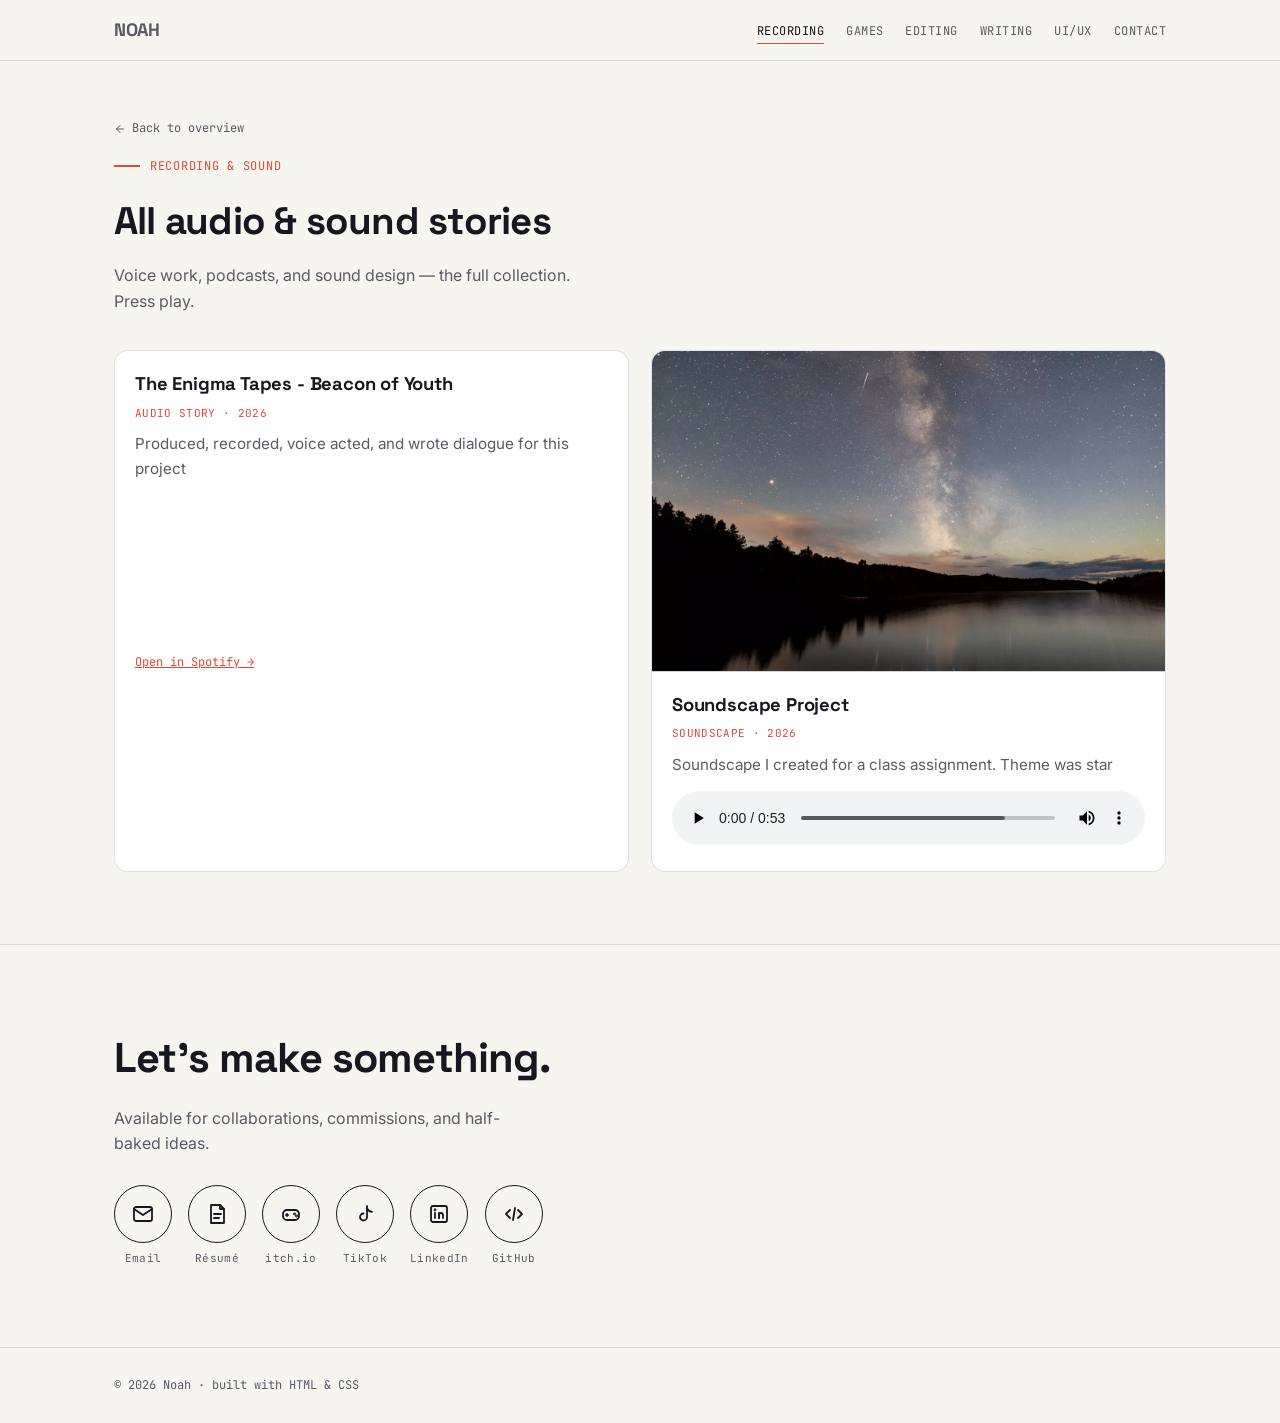
<file: recording.html>
<!DOCTYPE html>
<html lang="en">
<head>
<meta charset="UTF-8">
<meta name="viewport" content="width=device-width, initial-scale=1.0">
<title>Recording &amp; Sound Work — Noah</title>

<link rel="preconnect" href="https://fonts.googleapis.com">
<link rel="preconnect" href="https://fonts.gstatic.com" crossorigin>
<link href="https://fonts.googleapis.com/css2?family=Space+Grotesk:wght@400;500;700&family=Inter:wght@400;500&family=JetBrains+Mono:wght@500&display=swap" rel="stylesheet">
<link rel="stylesheet" href="style.css">
<script src="script.js" defer></script>
</head>

<body>
<script>(function(){var d=sessionStorage.getItem('pt-direction');if(d){document.body.classList.add(d==='back'?'pt-enter-back':'pt-enter-forward');sessionStorage.removeItem('pt-direction');}})();</script>

<nav class="nav">
  <div class="wrap">
    <a href="index.html" class="brand" data-transition="back">Noah</a>
    <ul>
      <li><a href="recording.html" class="active" style="--c:var(--c-rec)">Recording</a></li>
      <li><a href="games.html" data-transition="forward">Games</a></li>
      <li><a href="editing.html" data-transition="forward">Editing</a></li>
      <li><a href="writing.html" data-transition="forward">Writing</a></li>
      <li><a href="ux.html" data-transition="forward">UI/UX</a></li>
      <li><a href="contact.html" data-transition="forward">Contact</a></li>
    </ul>
  </div>
</nav>

<main>
<section class="section page-header" style="--c:var(--c-rec); border-top:none">
  <div class="wrap">
    <a href="index.html" class="back-link" data-transition="back">
      <svg viewBox="0 0 24 24" width="12" height="12" fill="none" stroke="currentColor" stroke-width="2" stroke-linecap="round" stroke-linejoin="round"><line x1="19" y1="12" x2="5" y2="12"/><polyline points="12 19 5 12 12 5"/></svg>
      Back to overview
    </a>
    <p class="eyebrow">Recording &amp; Sound</p>
    <h2>All audio &amp; sound stories</h2>
    <p class="intro">Voice work, podcasts, and sound design — the full collection. Press play.</p>

    <div class="grid two">
      <article class="card reveal">
        <div class="body">
          <h3>The Enigma Tapes - Beacon of Youth</h3>
          <p class="meta">AUDIO STORY · 2026</p>
          <p>Produced, recorded, voice acted, and wrote dialogue for this project</p>
          <iframe data-testid="embed-iframe" style="border-radius:12px" src="https://open.spotify.com/embed/episode/4Nuqy9Sj71eMla3OpDoeM7?utm_source=generator&t=0&si=b041e6250330467c" width="100%" height="152" frameBorder="0" allowfullscreen="" allow="autoplay; clipboard-write; encrypted-media; fullscreen; picture-in-picture" loading="lazy"></iframe>
          <p style="margin-top:8px">
            <a href="https://open.spotify.com/embed/episode/4Nuqy9Sj71eMla3OpDoeM7?utm_source=generator&t=0&si=75eefb114ac245c47" target="_blank" style="font-family:var(--font-mono);font-size:12px;color:var(--c)">
              Open in Spotify →
            </a>
          </p>
        </div>
      </article>

      <article class="card reveal">
        <img class="thumb" src="Soundscape image.png">
        <div class="body">
          <h3>Soundscape Project</h3>
          <p class="meta">SOUNDSCAPE · 2026</p>
          <p>Soundscape I created for a class assignment. Theme was star</p>
          <audio controls src="SoundScape Project.mp3">Your browser doesn't support audio.</audio>
        </div>
      </article>

      <!-- Add more audio pieces here — copy an <article class="card reveal"> block above -->
    </div>
  </div>
</section>
</main>

<!-- ===================== CONTACT ========================== -->
<section id="contact" class="contact">
  <div class="wrap">
    <h2>Let's make something.</h2>
    <p>Available for collaborations, commissions, and half-baked ideas.</p>

    <div class="icon-row">
      <a class="icon-btn" href="mailto:Noahnolan495@gmail.com" aria-label="Email Noah">
        <span class="circle">
          <svg viewBox="0 0 24 24"><rect x="3" y="5" width="18" height="14" rx="2"/><path d="M3 7l9 6 9-6"/></svg>
        </span>
        <span class="label">Email</span>
      </a>

      <!-- Update the filename below to match your resume PDF in the repo -->
      <a class="icon-btn" href="Noah Nolan Resume 7_14_2026 copy.pdf" target="_blank" aria-label="View resume PDF">
        <span class="circle">
          <svg viewBox="0 0 24 24"><path d="M6 3h9l4 4v14H6z"/><path d="M15 3v4h4"/><line x1="9" y1="12" x2="16" y2="12"/><line x1="9" y1="16" x2="14" y2="16"/></svg>
        </span>
        <span class="label">Résumé</span>
      </a>

      <a class="icon-btn" href="https://noah-nolan.itch.io/" target="_blank" aria-label="Noah's games on itch.io">
        <span class="circle">
          <svg viewBox="0 0 24 24"><rect x="4" y="8" width="16" height="10" rx="4"/><line x1="8" y1="12" x2="8" y2="14"/><line x1="7" y1="13" x2="9" y2="13"/><circle cx="15.5" cy="12" r="0.5"/><circle cx="17.5" cy="14" r="0.5"/></svg>
        </span>
        <span class="label">itch.io</span>
      </a>

      <a class="icon-btn" href="https://www.tiktok.com/@noah_nolan0?is_from_webapp=1&sender_device=pc" target="_blank" aria-label="Noah on TikTok">
        <span class="circle">
          <svg viewBox="0 0 24 24"><path d="M14 4v11a3.5 3.5 0 1 1-3.5-3.5"/><path d="M14 6.5c1 2 2.8 3.2 5 3.4"/></svg>
        </span>
        <span class="label">TikTok</span>
      </a>

      <a class="icon-btn" href="https://www.linkedin.com/in/noah-nolan-a5b2672b2/" target="_blank" aria-label="Noah on LinkedIn">
        <span class="circle">
          <svg viewBox="0 0 24 24"><rect x="4" y="4" width="16" height="16" rx="2"/><line x1="8" y1="11" x2="8" y2="16"/><circle cx="8" cy="8" r="0.5"/><path d="M12 16v-3a2 2 0 0 1 4 0v3"/><line x1="12" y1="11" x2="12" y2="16"/></svg>
        </span>
        <span class="label">LinkedIn</span>
      </a>

      <a class="icon-btn" href="https://github.com/NoahNolan04" target="_blank" aria-label="Noah on GitHub">
        <span class="circle">
          <svg viewBox="0 0 24 24"><polyline points="8 8 4 12 8 16"/><polyline points="16 8 20 12 16 16"/><line x1="13" y1="6" x2="11" y2="18"/></svg>
        </span>
        <span class="label">GitHub</span>
      </a>
    </div>
  </div>
</section>

<footer>

  <div class="wrap">© 2026 Noah · built with HTML &amp; CSS</div>
</footer>

</body>
</html>
</file>
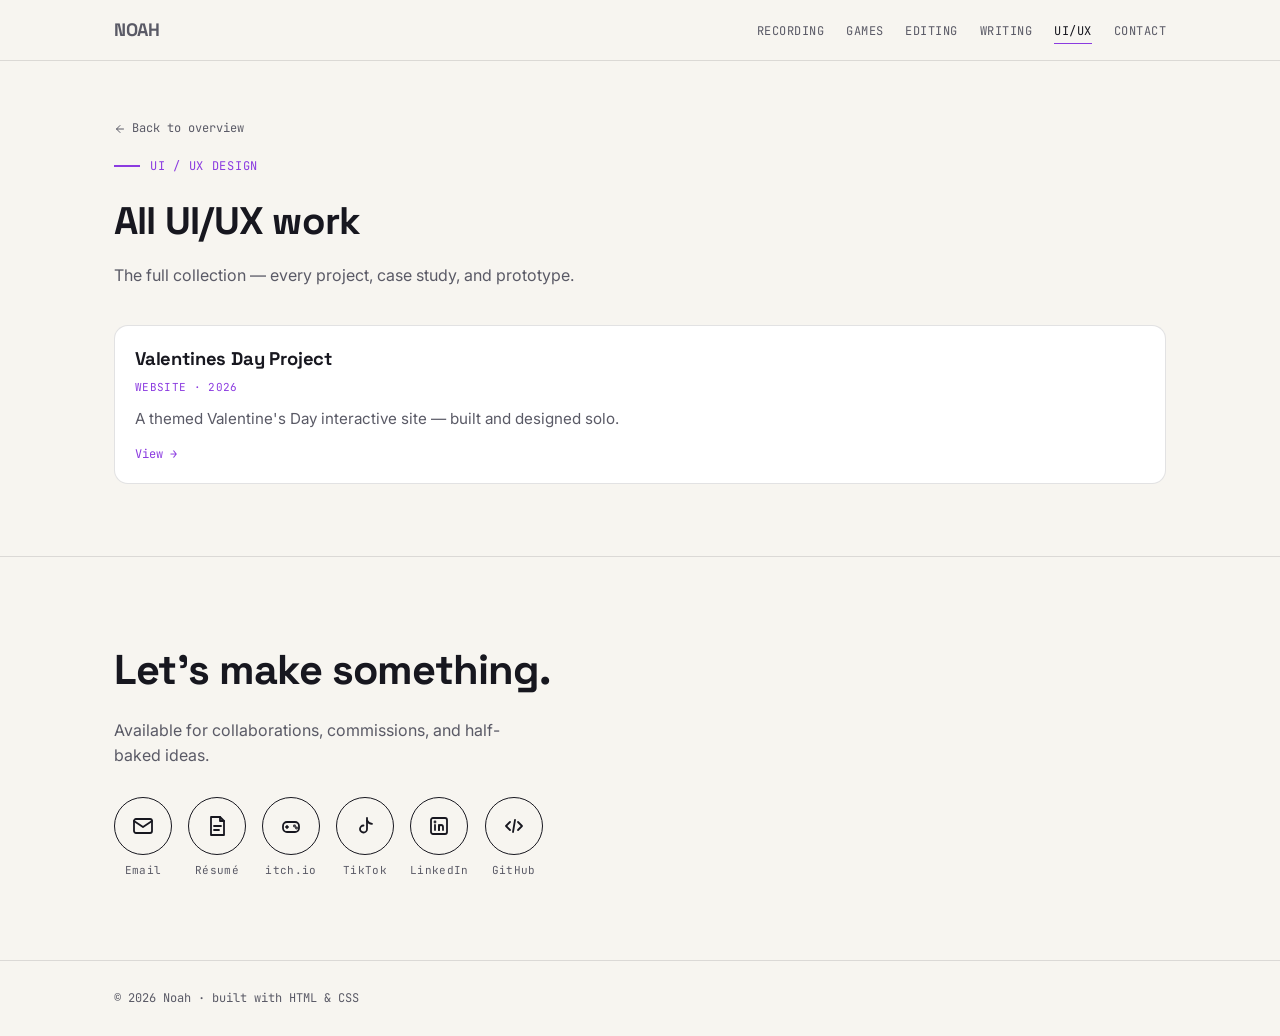
<file: ux.html>
<!DOCTYPE html>
<html lang="en">
<head>
<meta charset="UTF-8">
<meta name="viewport" content="width=device-width, initial-scale=1.0">
<title>UI/UX Work — Noah</title>

<link rel="preconnect" href="https://fonts.googleapis.com">
<link rel="preconnect" href="https://fonts.gstatic.com" crossorigin>
<link href="https://fonts.googleapis.com/css2?family=Space+Grotesk:wght@400;500;700&family=Inter:wght@400;500&family=JetBrains+Mono:wght@500&display=swap" rel="stylesheet">
<link rel="stylesheet" href="style.css">
<script src="script.js" defer></script>
</head>

<body>
<script>(function(){var d=sessionStorage.getItem('pt-direction');if(d){document.body.classList.add(d==='back'?'pt-enter-back':'pt-enter-forward');sessionStorage.removeItem('pt-direction');}})();</script>

<nav class="nav">
  <div class="wrap">
    <a href="index.html" class="brand" data-transition="back">Noah</a>
    <ul>
      
      <li><a href="recording.html" data-transition="forward">Recording</a></li>
      <li><a href="games.html" data-transition="forward">Games</a></li>
      <li><a href="editing.html" data-transition="forward">Editing</a></li>
      <li><a href="writing.html" data-transition="forward">Writing</a></li>
      <li><a href="ux.html" class="active" style="--c:var(--c-ux)">UI/UX</a></li>
      <li><a href="contact.html" data-transition="forward">Contact</a></li>
    </ul>
  </div>
</nav>

<main>
<section class="section page-header" style="--c:var(--c-ux); border-top:none">
  <div class="wrap">
    <a href="index.html" class="back-link" data-transition="back">
      <svg viewBox="0 0 24 24" width="12" height="12" fill="none" stroke="currentColor" stroke-width="2" stroke-linecap="round" stroke-linejoin="round"><line x1="19" y1="12" x2="5" y2="12"/><polyline points="12 19 5 12 12 5"/></svg>
      Back to overview
    </a>
    <p class="eyebrow">UI / UX Design</p>
    <h2>All UI/UX work</h2>
    <p class="intro">The full collection — every project, case study, and prototype.</p>

    <div class="grid one">
      <!--<article class="card reveal">
        <img class="thumb" src="https://placehold.co/600x375/3B36E0/FFFFFF?text=Project+Screenshot" alt="Screenshot of the project interface">
        <div class="body">
          <h3>Project Name</h3>
          <p class="meta">FIGMA · PROTOTYPE · 2025</p>
          <p>One or two lines on the problem and what you designed. Keep it concrete.</p>
          <div class="links">
            <a href="#">Case study →</a>
            <a href="#">Live prototype →</a>
          </div>
        </div>
      </article>-->

    <article class="card reveal">
  <!-- <img class="thumb" src="https://placehold.co/600x375/3B36E0/FFFFFF?text=Project+Screenshot" alt="Screenshot of the project interface"> -->
  <div class="body">
    <h3>Valentines Day Project</h3>
    <p class="meta">WEBSITE · 2026</p>
    <p>A themed Valentine's Day interactive site — built and designed solo.</p>
    <div class="links">
      <a href="https://noahnolan04.github.io/Valentines-Day/" target="_blank">View →</a>
    </div>
  </div>
</article>

      <!-- Add more UI/UX project cards here — copy an <article class="card reveal"> block above -->
    </div>
  </div>
</section>
</main>
<!-- ===================== CONTACT ========================== -->
<section id="contact" class="contact">
  <div class="wrap">
    <h2>Let's make something.</h2>
    <p>Available for collaborations, commissions, and half-baked ideas.</p>

    <div class="icon-row">
      <a class="icon-btn" href="mailto:Noahnolan495@gmail.com" aria-label="Email Noah">
        <span class="circle">
          <svg viewBox="0 0 24 24"><rect x="3" y="5" width="18" height="14" rx="2"/><path d="M3 7l9 6 9-6"/></svg>
        </span>
        <span class="label">Email</span>
      </a>

      <!-- Update the filename below to match your resume PDF in the repo -->
      <a class="icon-btn" href="Noah Nolan Resume 7_14_2026 copy.pdf" target="_blank" aria-label="View resume PDF">
        <span class="circle">
          <svg viewBox="0 0 24 24"><path d="M6 3h9l4 4v14H6z"/><path d="M15 3v4h4"/><line x1="9" y1="12" x2="16" y2="12"/><line x1="9" y1="16" x2="14" y2="16"/></svg>
        </span>
        <span class="label">Résumé</span>
      </a>

      <a class="icon-btn" href="https://noah-nolan.itch.io/" target="_blank" aria-label="Noah's games on itch.io">
        <span class="circle">
          <svg viewBox="0 0 24 24"><rect x="4" y="8" width="16" height="10" rx="4"/><line x1="8" y1="12" x2="8" y2="14"/><line x1="7" y1="13" x2="9" y2="13"/><circle cx="15.5" cy="12" r="0.5"/><circle cx="17.5" cy="14" r="0.5"/></svg>
        </span>
        <span class="label">itch.io</span>
      </a>

      <a class="icon-btn" href="https://www.tiktok.com/@noah_nolan0?is_from_webapp=1&sender_device=pc" target="_blank" aria-label="Noah on TikTok">
        <span class="circle">
          <svg viewBox="0 0 24 24"><path d="M14 4v11a3.5 3.5 0 1 1-3.5-3.5"/><path d="M14 6.5c1 2 2.8 3.2 5 3.4"/></svg>
        </span>
        <span class="label">TikTok</span>
      </a>

      <a class="icon-btn" href="https://www.linkedin.com/in/noah-nolan-a5b2672b2/" target="_blank" aria-label="Noah on LinkedIn">
        <span class="circle">
          <svg viewBox="0 0 24 24"><rect x="4" y="4" width="16" height="16" rx="2"/><line x1="8" y1="11" x2="8" y2="16"/><circle cx="8" cy="8" r="0.5"/><path d="M12 16v-3a2 2 0 0 1 4 0v3"/><line x1="12" y1="11" x2="12" y2="16"/></svg>
        </span>
        <span class="label">LinkedIn</span>
      </a>

      <a class="icon-btn" href="https://github.com/NoahNolan04" target="_blank" aria-label="Noah on GitHub">
        <span class="circle">
          <svg viewBox="0 0 24 24"><polyline points="8 8 4 12 8 16"/><polyline points="16 8 20 12 16 16"/><line x1="13" y1="6" x2="11" y2="18"/></svg>
        </span>
        <span class="label">GitHub</span>
      </a>
    </div>
  </div>
</section>

<footer>
  <div class="wrap">© 2026 Noah · built with HTML &amp; CSS</div>
</footer>

</body>
</html>
</file>
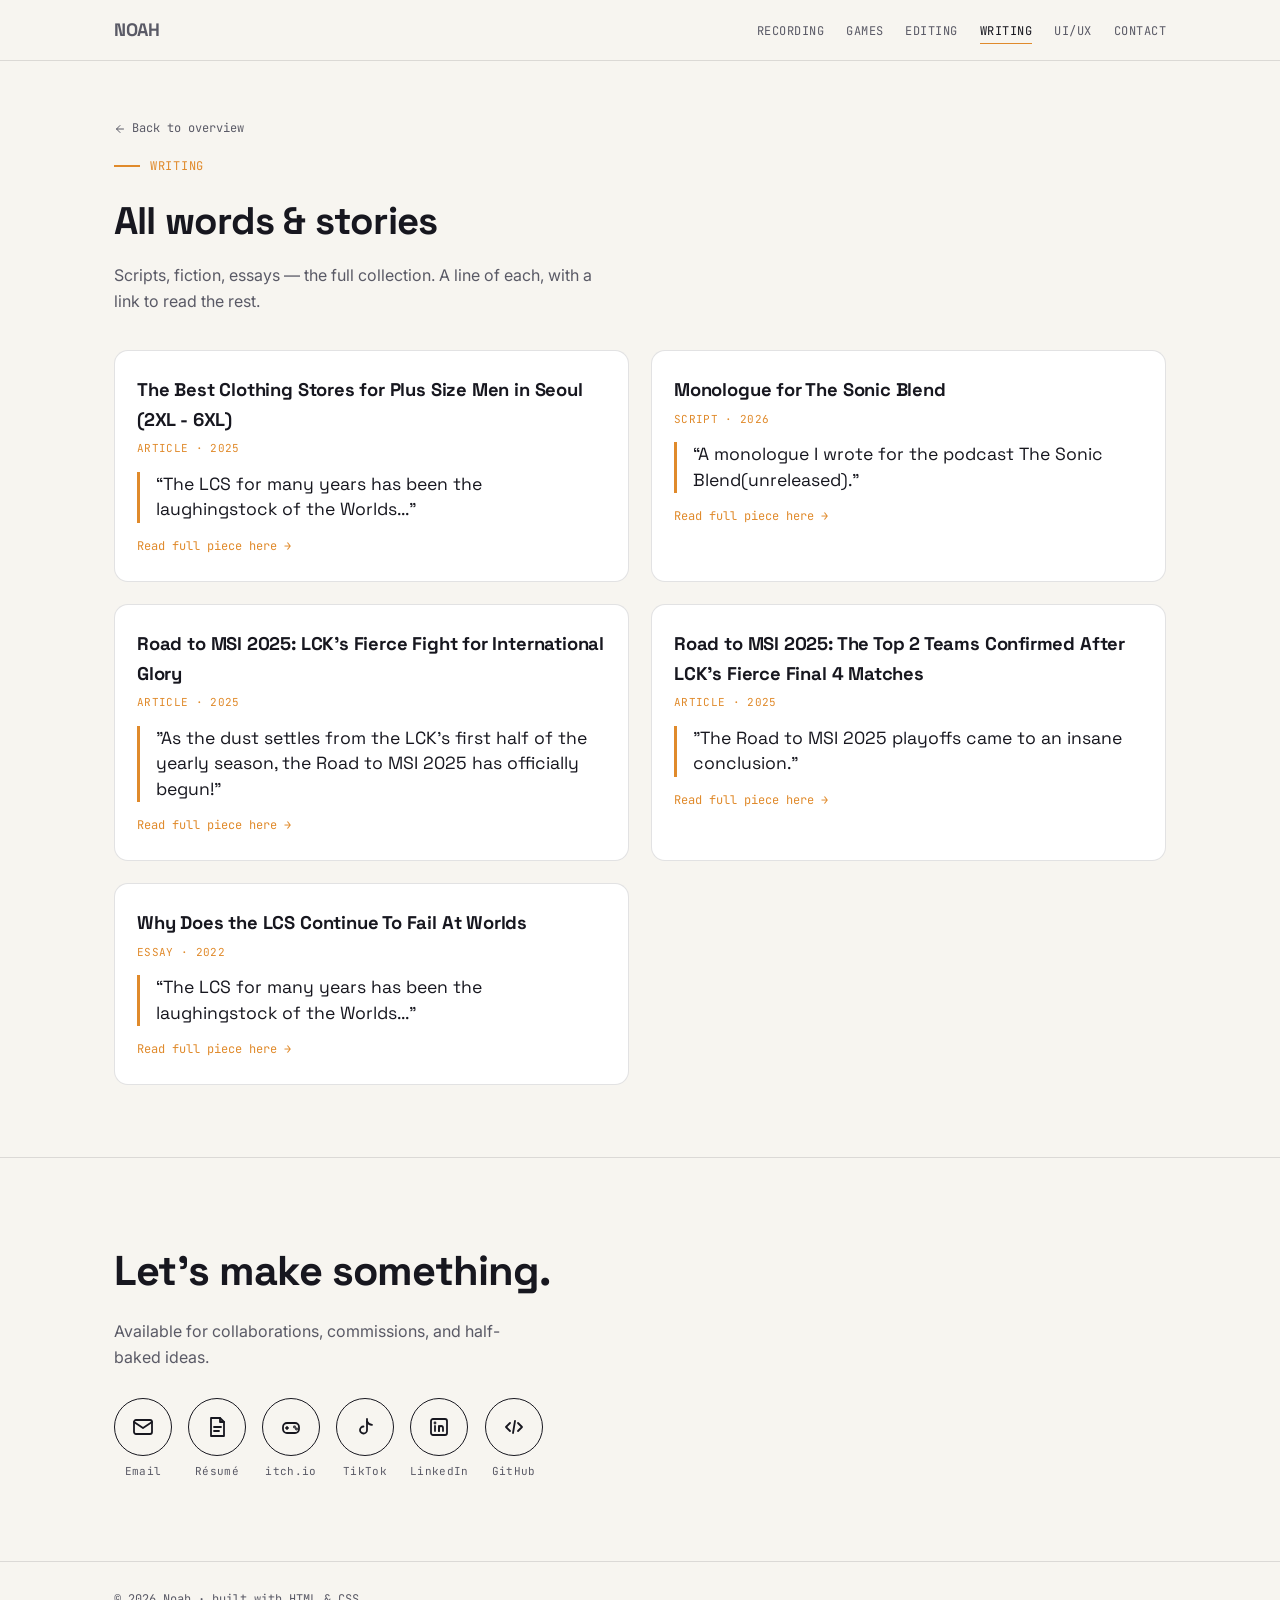
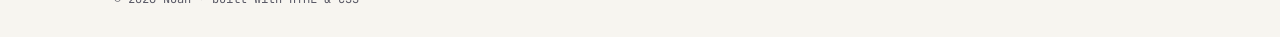
<file: writing.html>
<!DOCTYPE html>
<html lang="en">
<head>
<meta charset="UTF-8">
<meta name="viewport" content="width=device-width, initial-scale=1.0">
<title>Writing — Noah</title>

<link rel="preconnect" href="https://fonts.googleapis.com">
<link rel="preconnect" href="https://fonts.gstatic.com" crossorigin>
<link href="https://fonts.googleapis.com/css2?family=Space+Grotesk:wght@400;500;700&family=Inter:wght@400;500&family=JetBrains+Mono:wght@500&display=swap" rel="stylesheet">
<link rel="stylesheet" href="style.css">
<script src="script.js" defer></script>
</head>

<body>
<script>(function(){var d=sessionStorage.getItem('pt-direction');if(d){document.body.classList.add(d==='back'?'pt-enter-back':'pt-enter-forward');sessionStorage.removeItem('pt-direction');}})();</script>

<nav class="nav">
  <div class="wrap">
    <a href="index.html" class="brand" data-transition="back">Noah</a>
    <ul>
      <li><a href="recording.html" data-transition="forward">Recording</a></li>
      <li><a href="games.html" data-transition="forward">Games</a></li>
      <li><a href="editing.html" data-transition="forward">Editing</a></li>
      <li><a href="writing.html" class="active" style="--c:var(--c-write)">Writing</a></li>
      <li><a href="ux.html" data-transition="forward">UI/UX</a></li>
      <li><a href="contact.html" data-transition="forward">Contact</a></li>
    </ul>
  </div>
</nav>

<main>
<section class="section page-header" style="--c:var(--c-write); border-top:none">
  <div class="wrap">
    <a href="index.html" class="back-link" data-transition="back">
      <svg viewBox="0 0 24 24" width="12" height="12" fill="none" stroke="currentColor" stroke-width="2" stroke-linecap="round" stroke-linejoin="round"><line x1="19" y1="12" x2="5" y2="12"/><polyline points="12 19 5 12 12 5"/></svg>
      Back to overview
    </a>
    <p class="eyebrow">Writing</p>
    <h2>All words &amp; stories</h2>
    <p class="intro">Scripts, fiction, essays — the full collection. A line of each, with a link to read the rest.</p>

    <div class="grid two">

      <article class="card text reveal">
        <div class="body">
          <h3>The Best Clothing Stores for Plus Size Men in Seoul (2XL - 6XL)  </h3>
          <p class="meta">ARTICLE · 2025</p>
          <blockquote>“The LCS for many years has been the laughingstock of the Worlds...”</blockquote>
          <div class="links"><a href="https://daebak.co/en-au/blogs/daebak-daily/the-best-clothing-stores-for-plus-size-men-in-seoul-4819">Read full piece here →</a></div>
        </div>
      </article>

      <article class="card text reveal">
        <div class="body">
          <h3>Monologue for The Sonic Blend </h3>
          <p class="meta">SCRIPT · 2026</p>
          <blockquote>“A monologue I wrote for the podcast The Sonic Blend(unreleased).”</blockquote>
          <div class="links"><a href="https://docs.google.com/document/d/1bTUJh4YaFbLmvc2mxQEZ83bfXLcKBRFVlJoMS383Y_I/edit?usp=sharing">Read full piece here →</a></div>
        </div>
      </article>

      <article class="card text reveal">
  <div class="body">
    <h3>Road to MSI 2025: LCK's Fierce Fight for International Glory</h3>
    <p class="meta">ARTICLE · 2025</p>
    <blockquote>"As the dust settles from the LCK's first half of the yearly season, the Road to MSI 2025 has officially begun!"</blockquote>
    <div class="links"><a href="Road to MSI 2025_ LCK’s Fierce Fight for International Glory.pdf" target="_blank">Read full piece here →</a></div>
  </div>
</article>

<article class="card text reveal">
  <div class="body">
    <h3>Road to MSI 2025: The Top 2 Teams Confirmed After LCK's Fierce Final 4 Matches</h3>
    <p class="meta">ARTICLE · 2025</p>
    <blockquote>"The Road to MSI 2025 playoffs came to an insane conclusion."</blockquote>
    <div class="links"><a href="Road to MSI 2025_ The Top 2 Teams Confirmed After LCK’s Fierce Final 4 Matchs .pdf" target="_blank">Read full piece here →</a></div>
  </div>
</article>

      <article class="card text reveal">
        <div class="body">
          <h3>Why Does the LCS Continue To Fail At Worlds </h3>
          <p class="meta">ESSAY · 2022</p>
          <blockquote>“The LCS for many years has been the laughingstock of the Worlds...”</blockquote>
          <div class="links"><a href="https://docs.google.com/document/d/1rY857b2JGm6bmGDZ32SrSejyoEyRutRbSgtxQ4QsZpQ/edit?usp=sharing">Read full piece here →</a></div>
        </div>
      </article>


      <!-- Add more pieces here — copy an <article class="card text reveal"> block above -->
    </div>
  </div>
</section>
</main>

<!-- ===================== CONTACT ========================== -->
<section id="contact" class="contact">
  <div class="wrap">
    <h2>Let's make something.</h2>
    <p>Available for collaborations, commissions, and half-baked ideas.</p>

    <div class="icon-row">
      <a class="icon-btn" href="mailto:Noahnolan495@gmail.com" aria-label="Email Noah">
        <span class="circle">
          <svg viewBox="0 0 24 24"><rect x="3" y="5" width="18" height="14" rx="2"/><path d="M3 7l9 6 9-6"/></svg>
        </span>
        <span class="label">Email</span>
      </a>

      <!-- Update the filename below to match your resume PDF in the repo -->
      <a class="icon-btn" href="Noah Nolan Resume 7_14_2026 copy.pdf" target="_blank" aria-label="View resume PDF">
        <span class="circle">
          <svg viewBox="0 0 24 24"><path d="M6 3h9l4 4v14H6z"/><path d="M15 3v4h4"/><line x1="9" y1="12" x2="16" y2="12"/><line x1="9" y1="16" x2="14" y2="16"/></svg>
        </span>
        <span class="label">Résumé</span>
      </a>

      <a class="icon-btn" href="https://noah-nolan.itch.io/" target="_blank" aria-label="Noah's games on itch.io">
        <span class="circle">
          <svg viewBox="0 0 24 24"><rect x="4" y="8" width="16" height="10" rx="4"/><line x1="8" y1="12" x2="8" y2="14"/><line x1="7" y1="13" x2="9" y2="13"/><circle cx="15.5" cy="12" r="0.5"/><circle cx="17.5" cy="14" r="0.5"/></svg>
        </span>
        <span class="label">itch.io</span>
      </a>

      <a class="icon-btn" href="https://www.tiktok.com/@noah_nolan0?is_from_webapp=1&sender_device=pc" target="_blank" aria-label="Noah on TikTok">
        <span class="circle">
          <svg viewBox="0 0 24 24"><path d="M14 4v11a3.5 3.5 0 1 1-3.5-3.5"/><path d="M14 6.5c1 2 2.8 3.2 5 3.4"/></svg>
        </span>
        <span class="label">TikTok</span>
      </a>

      <a class="icon-btn" href="https://www.linkedin.com/in/noah-nolan-a5b2672b2/" target="_blank" aria-label="Noah on LinkedIn">
        <span class="circle">
          <svg viewBox="0 0 24 24"><rect x="4" y="4" width="16" height="16" rx="2"/><line x1="8" y1="11" x2="8" y2="16"/><circle cx="8" cy="8" r="0.5"/><path d="M12 16v-3a2 2 0 0 1 4 0v3"/><line x1="12" y1="11" x2="12" y2="16"/></svg>
        </span>
        <span class="label">LinkedIn</span>
      </a>

      <a class="icon-btn" href="https://github.com/NoahNolan04" target="_blank" aria-label="Noah on GitHub">
        <span class="circle">
          <svg viewBox="0 0 24 24"><polyline points="8 8 4 12 8 16"/><polyline points="16 8 20 12 16 16"/><line x1="13" y1="6" x2="11" y2="18"/></svg>
        </span>
        <span class="label">GitHub</span>
      </a>
    </div>
  </div>
</section>

<footer>

  <div class="wrap">© 2026 Noah · built with HTML &amp; CSS</div>
</footer>

</body>
</html>
</file>
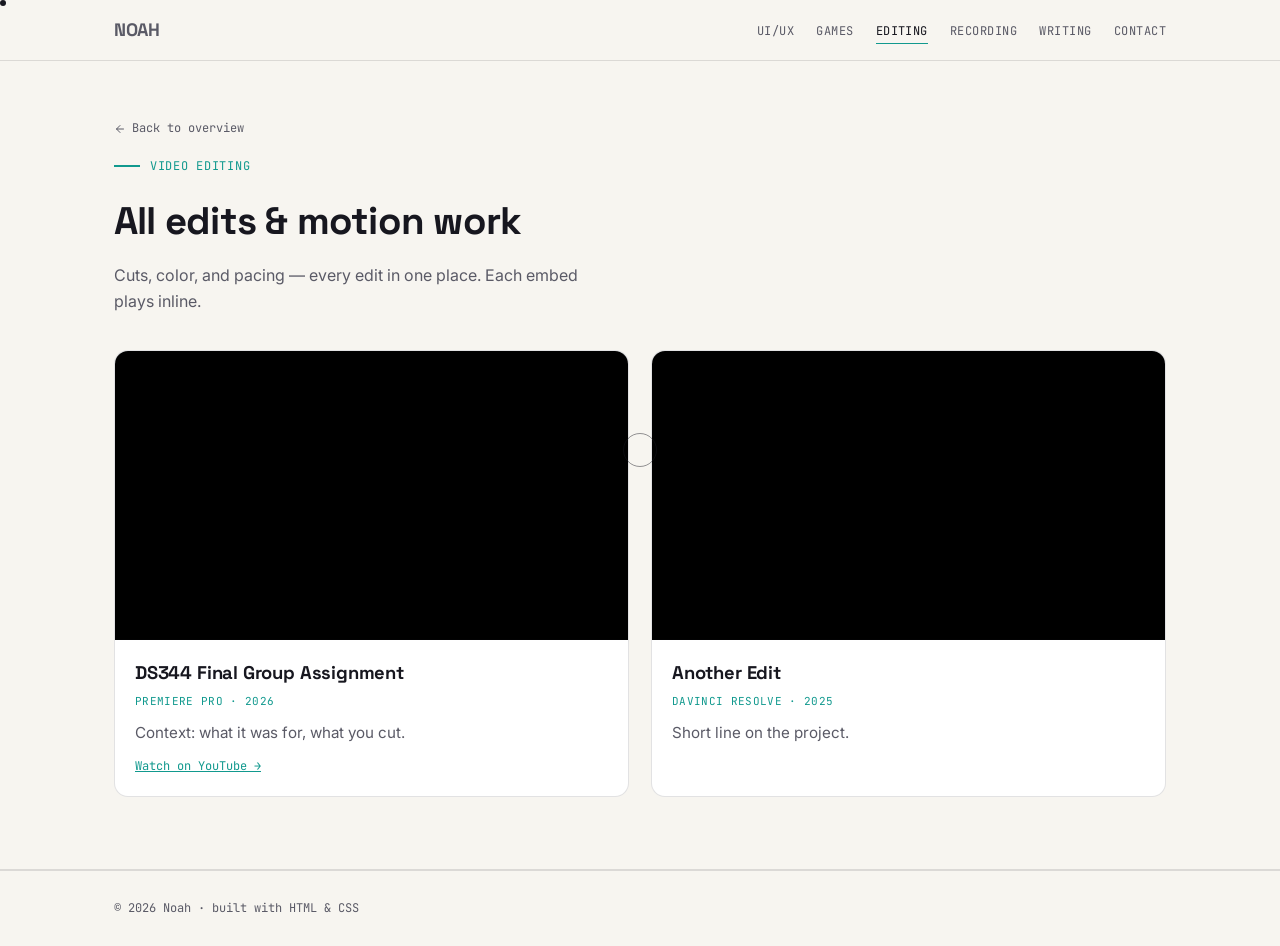
<file: Portfolio website files/editing.html>
<!DOCTYPE html>
<html lang="en">
<head>
<meta charset="UTF-8">
<meta name="viewport" content="width=device-width, initial-scale=1.0">
<title>Video Editing Work — Noah</title>

<link rel="preconnect" href="https://fonts.googleapis.com">
<link rel="preconnect" href="https://fonts.gstatic.com" crossorigin>
<link href="https://fonts.googleapis.com/css2?family=Space+Grotesk:wght@400;500;700&family=Inter:wght@400;500&family=JetBrains+Mono:wght@500&display=swap" rel="stylesheet">
<link rel="stylesheet" href="style.css">
<script src="script.js" defer></script>
</head>

<body>
<script>(function(){var d=sessionStorage.getItem('pt-direction');if(d){document.body.classList.add(d==='back'?'pt-enter-back':'pt-enter-forward');sessionStorage.removeItem('pt-direction');}})();</script>

<nav class="nav">
  <div class="wrap">
    <a href="index.html" class="brand" data-transition="back">Noah</a>
    <ul>
      <li><a href="ux.html" data-transition="forward">UI/UX</a></li>
      <li><a href="games.html" data-transition="forward">Games</a></li>
      <li><a href="editing.html" class="active" style="--c:var(--c-edit)">Editing</a></li>
      <li><a href="recording.html" data-transition="forward">Recording</a></li>
      <li><a href="writing.html" data-transition="forward">Writing</a></li>
      <li><a href="index.html#contact" data-transition="back">Contact</a></li>
    </ul>
  </div>
</nav>

<main>
<section class="section page-header" style="--c:var(--c-edit); border-top:none">
  <div class="wrap">
    <a href="index.html" class="back-link" data-transition="back">
      <svg viewBox="0 0 24 24" width="12" height="12" fill="none" stroke="currentColor" stroke-width="2" stroke-linecap="round" stroke-linejoin="round"><line x1="19" y1="12" x2="5" y2="12"/><polyline points="12 19 5 12 12 5"/></svg>
      Back to overview
    </a>
    <p class="eyebrow">Video Editing</p>
    <h2>All edits &amp; motion work</h2>
    <p class="intro">Cuts, color, and pacing — every edit in one place. Each embed plays inline.</p>

    <div class="grid two">
      <article class="card reveal">
        <div class="embed">
          <iframe src="https://www.youtube.com/embed/BAG2I9hgWzo" title="YouTube video player" allow="accelerometer; autoplay; clipboard-write; encrypted-media; gyroscope; picture-in-picture; web-share" allowfullscreen></iframe>
        </div>
        <div class="body">
          <h3>DS344 Final Group Assignment</h3>
          <p class="meta">PREMIERE PRO · 2026</p>
          <p>Context: what it was for, what you cut.</p>
          <p style="margin-top:8px">
            <a href="https://www.youtube.com/watch?v=BAG2I9hgWzo" target="_blank" style="font-family:var(--font-mono);font-size:12px;color:var(--c)">
              Watch on YouTube →
            </a>
          </p>
        </div>
      </article>

      <article class="card reveal">
        <div class="embed">
          <iframe src="https://www.youtube.com/embed/dQw4w9WgXcQ" title="Video edit" allowfullscreen></iframe>
        </div>
        <div class="body">
          <h3>Another Edit</h3>
          <p class="meta">DAVINCI RESOLVE · 2025</p>
          <p>Short line on the project.</p>
        </div>
      </article>

      <!-- Add more edits here — copy an <article class="card reveal"> block above -->
    </div>
  </div>
</section>
</main>

<footer>
  <div class="wrap">© 2026 Noah · built with HTML &amp; CSS</div>
</footer>

</body>
</html>
</file>
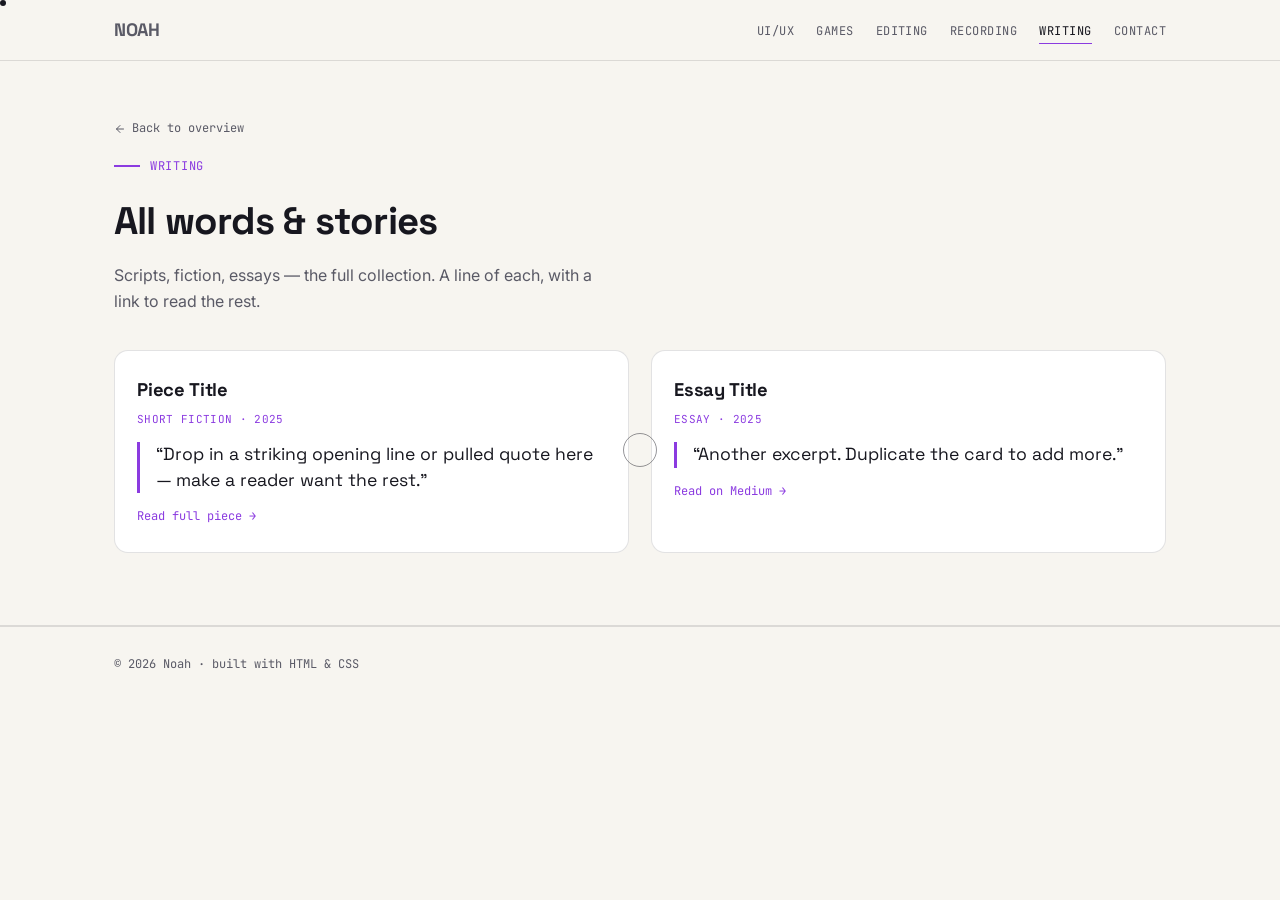
<file: Portfolio website files/writing.html>
<!DOCTYPE html>
<html lang="en">
<head>
<meta charset="UTF-8">
<meta name="viewport" content="width=device-width, initial-scale=1.0">
<title>Writing — Noah</title>

<link rel="preconnect" href="https://fonts.googleapis.com">
<link rel="preconnect" href="https://fonts.gstatic.com" crossorigin>
<link href="https://fonts.googleapis.com/css2?family=Space+Grotesk:wght@400;500;700&family=Inter:wght@400;500&family=JetBrains+Mono:wght@500&display=swap" rel="stylesheet">
<link rel="stylesheet" href="style.css">
<script src="script.js" defer></script>
</head>

<body>
<script>(function(){var d=sessionStorage.getItem('pt-direction');if(d){document.body.classList.add(d==='back'?'pt-enter-back':'pt-enter-forward');sessionStorage.removeItem('pt-direction');}})();</script>

<nav class="nav">
  <div class="wrap">
    <a href="index.html" class="brand" data-transition="back">Noah</a>
    <ul>
      <li><a href="ux.html" data-transition="forward">UI/UX</a></li>
      <li><a href="games.html" data-transition="forward">Games</a></li>
      <li><a href="editing.html" data-transition="forward">Editing</a></li>
      <li><a href="recording.html" data-transition="forward">Recording</a></li>
      <li><a href="writing.html" class="active" style="--c:var(--c-write)">Writing</a></li>
      <li><a href="index.html#contact" data-transition="back">Contact</a></li>
    </ul>
  </div>
</nav>

<main>
<section class="section page-header" style="--c:var(--c-write); border-top:none">
  <div class="wrap">
    <a href="index.html" class="back-link" data-transition="back">
      <svg viewBox="0 0 24 24" width="12" height="12" fill="none" stroke="currentColor" stroke-width="2" stroke-linecap="round" stroke-linejoin="round"><line x1="19" y1="12" x2="5" y2="12"/><polyline points="12 19 5 12 12 5"/></svg>
      Back to overview
    </a>
    <p class="eyebrow">Writing</p>
    <h2>All words &amp; stories</h2>
    <p class="intro">Scripts, fiction, essays — the full collection. A line of each, with a link to read the rest.</p>

    <div class="grid two">
      <article class="card text reveal">
        <div class="body">
          <h3>Piece Title</h3>
          <p class="meta">SHORT FICTION · 2025</p>
          <blockquote>“Drop in a striking opening line or pulled quote here — make a reader want the rest.”</blockquote>
          <div class="links"><a href="#">Read full piece →</a></div>
        </div>
      </article>

      <article class="card text reveal">
        <div class="body">
          <h3>Essay Title</h3>
          <p class="meta">ESSAY · 2025</p>
          <blockquote>“Another excerpt. Duplicate the card to add more.”</blockquote>
          <div class="links"><a href="#">Read on Medium →</a></div>
        </div>
      </article>

      <!-- Add more pieces here — copy an <article class="card text reveal"> block above -->
    </div>
  </div>
</section>
</main>

<footer>
  <div class="wrap">© 2026 Noah · built with HTML &amp; CSS</div>
</footer>

</body>
</html>
</file>
<file: style.css>
/* ============================================================
   1. DESIGN TOKENS
   Change colors/fonts here and the whole site updates.
   Each discipline has its own accent so sections stay
   visually distinct as you scroll.
   ============================================================ */
:root{
  --paper:#F7F5F0;        /* page background  */
  --ink:#17171F;          /* main text        */
  --ink-soft:#5A5A66;     /* secondary text   */
  --line:rgba(23,23,31,.12);
  --card:#FFFFFF;

  --c-game:#3B36E0;         /* UI / UX     – indigo */
  --c-rec:#E0483B;       /* Game design – red    */
  --c-edit:#11998E;       /* Editing     – teal   */
  --c-write:#E08A2B;        /* Recording   – amber  */
  --c-ux:#8B3BE0;      /* Writing     – violet */

  --font-display:'Space Grotesk',sans-serif;
  --font-body:'Inter',sans-serif;
  --font-mono:'JetBrains Mono',monospace;

  --max:1100px;
}

/* ============================================================
   2. BASE / RESET
   ============================================================ */
*{box-sizing:border-box;margin:0;padding:0}
html{scroll-behavior:smooth;background:var(--paper);overflow-x:hidden}
body{
  background:var(--paper);
  color:var(--ink);
  font-family:var(--font-body);
  line-height:1.6;
  -webkit-font-smoothing:antialiased;
  overflow-x:hidden;
}
a{color:inherit}
img{max-width:100%;display:block}
.wrap{max-width:var(--max);margin:0 auto;padding:0 24px}

/* ============================================================
   3. NAV
   ============================================================ */
.nav{
  position:sticky;top:0;z-index:50;
  background:rgba(247,245,240,.85);
  backdrop-filter:blur(8px);
  border-bottom:1px solid var(--line);
}
.nav .wrap{display:flex;align-items:center;justify-content:space-between;height:60px}
.nav .brand{font-family:var(--font-display);font-weight:700;font-size:18px;letter-spacing:-.02em;text-decoration:none}
.nav ul{display:flex;gap:22px;list-style:none}
.nav a{
  font-family:var(--font-mono);font-size:12px;text-transform:uppercase;
  letter-spacing:.04em;text-decoration:none;color:var(--ink-soft);
  transition:color .15s;
}
.nav a:hover{color:var(--ink)}
.nav a.active{color:var(--ink);padding-bottom:4px;border-bottom:1.5px solid var(--c,var(--ink))}
@media(max-width:720px){.nav ul{display:none}}

/* ============================================================
   4. HERO
   ============================================================ */
.hero{padding:90px 0 70px;border-bottom:1px solid var(--line)}
.hero .label{
  font-family:var(--font-mono);font-size:13px;color:var(--ink-soft);
  letter-spacing:.04em;margin-bottom:20px;
}
.hero h1{
  font-family:var(--font-display);font-weight:700;
  font-size:clamp(2.4rem,6vw,4.4rem);line-height:1.02;
  letter-spacing:-.03em;max-width:14ch;
}
.hero h1 em{font-style:normal;color:var(--ink-soft)}
.hero p{
  margin-top:26px;max-width:46ch;font-size:1.05rem;color:var(--ink-soft);
}
.tags{display:flex;flex-wrap:wrap;gap:10px;margin-top:34px}
.tag{
  font-family:var(--font-mono);font-size:12px;text-decoration:none;
  padding:7px 14px;border-radius:999px;border:1.5px solid;
  transition:transform .15s,background .15s;
}
.tag:hover{transform:translateY(-2px)}
.tag.ux{color:var(--c-ux);border-color:var(--c-ux)}
.tag.game{color:var(--c-game);border-color:var(--c-game)}
.tag.edit{color:var(--c-edit);border-color:var(--c-edit)}
.tag.rec{color:var(--c-rec);border-color:var(--c-rec)}
.tag.write{color:var(--c-write);border-color:var(--c-write)}

/* ============================================================
   5. DISCIPLINE SECTIONS
   The colored eyebrow + left rule is the through-line that
   tells each section apart. Set --c on the <section> and
   every accent below inherits it.
   ============================================================ */
.section{padding:72px 0;border-bottom:1px solid var(--line)}
.section .eyebrow{
  font-family:var(--font-mono);font-size:12px;letter-spacing:.06em;
  text-transform:uppercase;color:var(--c);
  display:flex;align-items:center;gap:10px;margin-bottom:14px;
}
.section .eyebrow::before{
  content:"";width:26px;height:2px;background:var(--c);display:inline-block;
}
.section h2{
  font-family:var(--font-display);font-weight:700;
  font-size:clamp(1.7rem,3.5vw,2.4rem);letter-spacing:-.02em;
}
.section .intro{max-width:50ch;margin-top:12px;color:var(--ink-soft)}

/* card grids */
.grid{display:grid;gap:22px;margin-top:36px}
.grid.two{grid-template-columns:repeat(2,1fr)}
.grid.three{grid-template-columns:repeat(3,1fr)}
@media(max-width:760px){.grid.two,.grid.three{grid-template-columns:1fr}}

/* base card */
.card{
  background:var(--card);border:1px solid var(--line);border-radius:14px;
  overflow:hidden;transition:transform .18s,box-shadow .18s;
}
.card:hover{transform:translateY(-4px);box-shadow:0 14px 30px rgba(23,23,31,.10)}
.card .thumb{aspect-ratio:16/10;background:#eee;border-bottom:1px solid var(--line);object-fit:cover;width:100%}
.card .body{padding:18px 20px}
.card h3{font-family:var(--font-display);font-size:1.15rem;letter-spacing:-.01em}
.card .meta{font-family:var(--font-mono);font-size:11px;color:var(--c);margin-top:6px;letter-spacing:.03em}
.card p{font-size:.95rem;color:var(--ink-soft);margin-top:10px}
.card .links{margin-top:14px;display:flex;gap:16px}
.card .links a{
  font-family:var(--font-mono);font-size:12px;text-decoration:none;color:var(--c);
  border-bottom:1.5px solid transparent;transition:border-color .15s;
}
.card .links a:hover{border-color:var(--c)}

/* responsive video / iframe embed */
.embed{position:relative;width:100%;aspect-ratio:16/9;background:#000;border-bottom:1px solid var(--line)}
.embed iframe{position:absolute;inset:0;width:100%;height:100%;border:0}

/* audio card */
.card audio{width:100%;margin-top:14px}

/* writing card (text-led, no thumb) */
.card.text .body{padding:24px 22px}
.card.text blockquote{
  font-family:var(--font-display);font-weight:400;font-size:1.1rem;
  line-height:1.45;color:var(--ink);border-left:3px solid var(--c);
  padding-left:16px;margin:14px 0;
}

/* ============================================================
   6. CONTACT / FOOTER
   ============================================================ */
.contact{padding:80px 0}
.contact h2{font-family:var(--font-display);font-size:clamp(1.8rem,4vw,2.6rem);letter-spacing:-.02em}
.contact p{color:var(--ink-soft);margin-top:14px;max-width:42ch}
.contact .links{margin-top:28px;display:flex;flex-wrap:wrap;gap:14px}
.contact .links a{
  font-family:var(--font-mono);font-size:13px;text-decoration:none;
  padding:10px 18px;border:1.5px solid var(--ink);border-radius:999px;
  transition:background .15s,color .15s;
}
.contact .links a:hover{background:var(--ink);color:var(--paper)}
footer{border-top:1px solid var(--line);padding:28px 0;font-family:var(--font-mono);font-size:12px;color:var(--ink-soft)}

/* keyboard focus + reduced motion (accessibility floor) */
a:focus-visible,button:focus-visible{outline:2px solid var(--c-ux);outline-offset:3px}
@media(prefers-reduced-motion:reduce){
  *{transition:none!important;scroll-behavior:auto!important}
}

/* ============================================================
   7. PAGE TRANSITIONS
   Directional slide system for multi-page navigation, driven
   by script.js. 'forward' = moving deeper into a section
   (slides left). 'back' = returning toward home (slides right).
   The *-enter-* classes have NO transition of their own — they
   are the instant "starting position" set before first paint.
   pt-enter-active is what carries the animated transition.
   ============================================================ */
body.pt-enter-forward{transform:translateX(5%);opacity:0}
body.pt-enter-back{transform:translateX(-5%);opacity:0}
body.pt-enter-active{
  transform:translateX(0);opacity:1;
  transition:transform .6s cubic-bezier(.16,1,.3,1), opacity .5s ease;
}
body.pt-exit-forward{
  transform:translateX(-5%);opacity:0;
  transition:transform .48s cubic-bezier(.65,0,.35,1), opacity .4s ease;
}
body.pt-exit-back{
  transform:translateX(5%);opacity:0;
  transition:transform .48s cubic-bezier(.65,0,.35,1), opacity .4s ease;
}

/* ============================================================
   8. SCROLL REVEAL
   Applied to .reveal elements (cards). script.js toggles
   .is-visible via IntersectionObserver as each scrolls in.
   Staggered via nth-child delay so grids feel choreographed.
   ============================================================ */
.reveal{opacity:0;transform:translateY(26px);transition:opacity .7s cubic-bezier(.16,1,.3,1),transform .7s cubic-bezier(.16,1,.3,1)}
.reveal.is-visible{opacity:1;transform:translateY(0)}
.grid .reveal:nth-child(1){transition-delay:.04s}
.grid .reveal:nth-child(2){transition-delay:.11s}
.grid .reveal:nth-child(3){transition-delay:.18s}
.grid .reveal:nth-child(4){transition-delay:.25s}
.grid .reveal:nth-child(5){transition-delay:.32s}
.grid .reveal:nth-child(6){transition-delay:.39s}

/* ============================================================
   9. SEE ALL BUTTON + BACK LINK + SUBPAGE HEADER
   ============================================================ */
.see-all{
  display:inline-flex;align-items:center;justify-content:center;gap:8px;margin-top:30px;
  font-family:var(--font-mono);font-size:13px;letter-spacing:.03em;
  text-decoration:none;color:var(--c);padding:11px 20px;
  border:1.5px solid var(--c);border-radius:999px;
  transition:background .2s,color .2s,transform .2s;
  width:230px;
}
.see-all svg{width:14px;height:14px;transition:transform .2s;flex-shrink:0}
.see-all:hover{background:var(--c);color:#fff;transform:translateX(3px)}
.see-all:hover svg{transform:translateX(3px)}

.back-link{
  display:inline-flex;align-items:center;gap:6px;margin-bottom:18px;
  font-family:var(--font-mono);font-size:12px;color:var(--ink-soft);
  text-decoration:none;transition:color .15s,transform .15s;
}
.back-link:hover{color:var(--c);transform:translateX(-3px)}

.page-header{padding-top:56px}

/* new-feature motion opt-out */
@media(prefers-reduced-motion:reduce){
  body.pt-enter-forward,body.pt-enter-back,body.pt-exit-forward,body.pt-exit-back{transition:none!important;transform:none!important;opacity:1!important}
  .reveal{opacity:1!important;transform:none!important;transition:none!important}
}

/* ============================================================
   10. CONTACT ICON BUTTONS
   Used in the contact section on every page.
   ============================================================ */
.icon-row{display:flex;flex-wrap:wrap;gap:16px;margin-top:28px}
.icon-btn{
  display:flex;flex-direction:column;align-items:center;gap:7px;
  text-decoration:none;color:var(--ink);
}
.icon-btn .circle{
  width:58px;height:58px;border-radius:50%;
  border:1.5px solid var(--ink);display:flex;align-items:center;justify-content:center;
  transition:background .18s,color .18s,transform .18s;
  color:var(--ink);background:transparent;
}
.icon-btn svg{width:24px;height:24px;stroke:currentColor;fill:none;stroke-width:1.8;stroke-linecap:round;stroke-linejoin:round}
.icon-btn .label{
  font-family:var(--font-mono);font-size:11px;letter-spacing:.03em;color:var(--ink-soft);
  transition:color .18s;
}
.icon-btn:hover .circle{background:var(--ink);color:var(--paper);transform:translateY(-3px)}
.icon-btn:hover .label{color:var(--ink)}
</file>
<file: Portfolio website files/style.css>
/* ============================================================
   1. DESIGN TOKENS
   Change colors/fonts here and the whole site updates.
   Each discipline has its own accent so sections stay
   visually distinct as you scroll.
   ============================================================ */
:root{
  --paper:#F7F5F0;        /* page background  */
  --ink:#17171F;          /* main text        */
  --ink-soft:#5A5A66;     /* secondary text   */
  --line:rgba(23,23,31,.12);
  --card:#FFFFFF;

  --c-ux:#3B36E0;         /* UI / UX     – indigo */
  --c-game:#E0483B;       /* Game design – red    */
  --c-edit:#11998E;       /* Editing     – teal   */
  --c-rec:#E08A2B;        /* Recording   – amber  */
  --c-write:#8B3BE0;      /* Writing     – violet */

  --font-display:'Space Grotesk',sans-serif;
  --font-body:'Inter',sans-serif;
  --font-mono:'JetBrains Mono',monospace;

  --max:1100px;
}

/* ============================================================
   2. BASE / RESET
   ============================================================ */
*{box-sizing:border-box;margin:0;padding:0}
html{scroll-behavior:smooth;background:var(--paper);overflow-x:hidden}
body{
  background:var(--paper);
  color:var(--ink);
  font-family:var(--font-body);
  line-height:1.6;
  -webkit-font-smoothing:antialiased;
  overflow-x:hidden;
}
a{color:inherit}
img{max-width:100%;display:block}
.wrap{max-width:var(--max);margin:0 auto;padding:0 24px}

/* ============================================================
   3. NAV
   ============================================================ */
.nav{
  position:sticky;top:0;z-index:50;
  background:rgba(247,245,240,.85);
  backdrop-filter:blur(8px);
  border-bottom:1px solid var(--line);
}
.nav .wrap{display:flex;align-items:center;justify-content:space-between;height:60px}
.nav .brand{font-family:var(--font-display);font-weight:700;font-size:18px;letter-spacing:-.02em;text-decoration:none}
.nav ul{display:flex;gap:22px;list-style:none}
.nav a{
  font-family:var(--font-mono);font-size:12px;text-transform:uppercase;
  letter-spacing:.04em;text-decoration:none;color:var(--ink-soft);
  transition:color .15s;
}
.nav a:hover{color:var(--ink)}
.nav a.active{color:var(--ink);padding-bottom:4px;border-bottom:1.5px solid var(--c,var(--ink))}
@media(max-width:720px){.nav ul{display:none}}

/* ============================================================
   4. HERO
   ============================================================ */
.hero{padding:90px 0 70px;border-bottom:1px solid var(--line)}
.hero .label{
  font-family:var(--font-mono);font-size:13px;color:var(--ink-soft);
  letter-spacing:.04em;margin-bottom:20px;
}
.hero h1{
  font-family:var(--font-display);font-weight:700;
  font-size:clamp(2.4rem,6vw,4.4rem);line-height:1.02;
  letter-spacing:-.03em;max-width:14ch;
}
.hero h1 em{font-style:normal;color:var(--ink-soft)}
.hero p{
  margin-top:26px;max-width:46ch;font-size:1.05rem;color:var(--ink-soft);
}
.tags{display:flex;flex-wrap:wrap;gap:10px;margin-top:34px}
.tag{
  font-family:var(--font-mono);font-size:12px;text-decoration:none;
  padding:7px 14px;border-radius:999px;border:1.5px solid;
  transition:transform .15s,background .15s;
}
.tag:hover{transform:translateY(-2px)}
.tag.ux{color:var(--c-ux);border-color:var(--c-ux)}
.tag.game{color:var(--c-game);border-color:var(--c-game)}
.tag.edit{color:var(--c-edit);border-color:var(--c-edit)}
.tag.rec{color:var(--c-rec);border-color:var(--c-rec)}
.tag.write{color:var(--c-write);border-color:var(--c-write)}

/* ============================================================
   5. DISCIPLINE SECTIONS
   The colored eyebrow + left rule is the through-line that
   tells each section apart. Set --c on the <section> and
   every accent below inherits it.
   ============================================================ */
.section{padding:72px 0;border-bottom:1px solid var(--line)}
.section .eyebrow{
  font-family:var(--font-mono);font-size:12px;letter-spacing:.06em;
  text-transform:uppercase;color:var(--c);
  display:flex;align-items:center;gap:10px;margin-bottom:14px;
}
.section .eyebrow::before{
  content:"";width:26px;height:2px;background:var(--c);display:inline-block;
}
.section h2{
  font-family:var(--font-display);font-weight:700;
  font-size:clamp(1.7rem,3.5vw,2.4rem);letter-spacing:-.02em;
}
.section .intro{max-width:50ch;margin-top:12px;color:var(--ink-soft)}

/* card grids */
.grid{display:grid;gap:22px;margin-top:36px}
.grid.two{grid-template-columns:repeat(2,1fr)}
.grid.three{grid-template-columns:repeat(3,1fr)}
@media(max-width:760px){.grid.two,.grid.three{grid-template-columns:1fr}}

/* base card */
.card{
  background:var(--card);border:1px solid var(--line);border-radius:14px;
  overflow:hidden;transition:transform .18s,box-shadow .18s;
}
.card:hover{transform:translateY(-4px);box-shadow:0 14px 30px rgba(23,23,31,.10)}
.card .thumb{aspect-ratio:16/10;background:#eee;border-bottom:1px solid var(--line);object-fit:cover;width:100%}
.card .body{padding:18px 20px}
.card h3{font-family:var(--font-display);font-size:1.15rem;letter-spacing:-.01em}
.card .meta{font-family:var(--font-mono);font-size:11px;color:var(--c);margin-top:6px;letter-spacing:.03em}
.card p{font-size:.95rem;color:var(--ink-soft);margin-top:10px}
.card .links{margin-top:14px;display:flex;gap:16px}
.card .links a{
  font-family:var(--font-mono);font-size:12px;text-decoration:none;color:var(--c);
  border-bottom:1.5px solid transparent;transition:border-color .15s;
}
.card .links a:hover{border-color:var(--c)}

/* responsive video / iframe embed */
.embed{position:relative;width:100%;aspect-ratio:16/9;background:#000;border-bottom:1px solid var(--line)}
.embed iframe{position:absolute;inset:0;width:100%;height:100%;border:0}

/* audio card */
.card audio{width:100%;margin-top:14px}

/* writing card (text-led, no thumb) */
.card.text .body{padding:24px 22px}
.card.text blockquote{
  font-family:var(--font-display);font-weight:400;font-size:1.1rem;
  line-height:1.45;color:var(--ink);border-left:3px solid var(--c);
  padding-left:16px;margin:14px 0;
}

/* ============================================================
   6. CONTACT / FOOTER
   ============================================================ */
.contact{padding:80px 0}
.contact h2{font-family:var(--font-display);font-size:clamp(1.8rem,4vw,2.6rem);letter-spacing:-.02em}
.contact p{color:var(--ink-soft);margin-top:14px;max-width:42ch}
.contact .links{margin-top:28px;display:flex;flex-wrap:wrap;gap:14px}
.contact .links a{
  font-family:var(--font-mono);font-size:13px;text-decoration:none;
  padding:10px 18px;border:1.5px solid var(--ink);border-radius:999px;
  transition:background .15s,color .15s;
}
.contact .links a:hover{background:var(--ink);color:var(--paper)}
footer{border-top:1px solid var(--line);padding:28px 0;font-family:var(--font-mono);font-size:12px;color:var(--ink-soft)}

/* keyboard focus + reduced motion (accessibility floor) */
a:focus-visible,button:focus-visible{outline:2px solid var(--c-ux);outline-offset:3px}
@media(prefers-reduced-motion:reduce){
  *{transition:none!important;scroll-behavior:auto!important}
}

/* ============================================================
   7. PAGE TRANSITIONS
   Directional slide system for multi-page navigation, driven
   by script.js. 'forward' = moving deeper into a section
   (slides left). 'back' = returning toward home (slides right).
   The *-enter-* classes have NO transition of their own — they
   are the instant "starting position" set before first paint.
   pt-enter-active is what carries the animated transition.
   ============================================================ */
body.pt-enter-forward{transform:translateX(5%);opacity:0}
body.pt-enter-back{transform:translateX(-5%);opacity:0}
body.pt-enter-active{
  transform:translateX(0);opacity:1;
  transition:transform .6s cubic-bezier(.16,1,.3,1), opacity .5s ease;
}
body.pt-exit-forward{
  transform:translateX(-5%);opacity:0;
  transition:transform .48s cubic-bezier(.65,0,.35,1), opacity .4s ease;
}
body.pt-exit-back{
  transform:translateX(5%);opacity:0;
  transition:transform .48s cubic-bezier(.65,0,.35,1), opacity .4s ease;
}

/* ============================================================
   8. SCROLL REVEAL
   Applied to .reveal elements (cards). script.js toggles
   .is-visible via IntersectionObserver as each scrolls in.
   Staggered via nth-child delay so grids feel choreographed.
   ============================================================ */
.reveal{opacity:0;transform:translateY(26px);transition:opacity .7s cubic-bezier(.16,1,.3,1),transform .7s cubic-bezier(.16,1,.3,1)}
.reveal.is-visible{opacity:1;transform:translateY(0)}
.grid .reveal:nth-child(1){transition-delay:.04s}
.grid .reveal:nth-child(2){transition-delay:.11s}
.grid .reveal:nth-child(3){transition-delay:.18s}
.grid .reveal:nth-child(4){transition-delay:.25s}
.grid .reveal:nth-child(5){transition-delay:.32s}
.grid .reveal:nth-child(6){transition-delay:.39s}

/* ============================================================
   9. CUSTOM CURSOR
   Only active on fine-pointer (mouse) devices — script.js adds
   .has-cursor to <body> to opt in, so touch/mobile is untouched.
   ============================================================ */
body.has-cursor{cursor:none}
body.has-cursor a,body.has-cursor button{cursor:none}
.cursor-dot,.cursor-ring{
  position:fixed;top:0;left:0;pointer-events:none;z-index:200;
  border-radius:50%;
}
.cursor-dot{width:6px;height:6px;background:var(--ink);transition:opacity .2s}
.cursor-ring{
  width:34px;height:34px;border:1.5px solid var(--ink);
  transition:width .25s,height .25s,border-color .25s,opacity .2s;
  opacity:.45;
}
body.cursor-hover .cursor-ring{width:56px;height:56px;border-color:var(--c,var(--ink));opacity:.9}
body.cursor-hover .cursor-dot{opacity:0}
@media(pointer:coarse){.cursor-dot,.cursor-ring{display:none}}

/* ============================================================
   10. SEE ALL BUTTON + BACK LINK + SUBPAGE HEADER
   ============================================================ */
.see-all{
  display:inline-flex;align-items:center;gap:8px;margin-top:30px;
  font-family:var(--font-mono);font-size:13px;letter-spacing:.03em;
  text-decoration:none;color:var(--c);padding:11px 20px;
  border:1.5px solid var(--c);border-radius:999px;
  transition:background .2s,color .2s,transform .2s;
}
.see-all svg{width:14px;height:14px;transition:transform .2s}
.see-all:hover{background:var(--c);color:#fff;transform:translateX(3px)}
.see-all:hover svg{transform:translateX(3px)}

.back-link{
  display:inline-flex;align-items:center;gap:6px;margin-bottom:18px;
  font-family:var(--font-mono);font-size:12px;color:var(--ink-soft);
  text-decoration:none;transition:color .15s,transform .15s;
}
.back-link:hover{color:var(--c);transform:translateX(-3px)}

.page-header{padding-top:56px}

/* new-feature motion opt-out */
@media(prefers-reduced-motion:reduce){
  body.pt-enter-forward,body.pt-enter-back,body.pt-exit-forward,body.pt-exit-back{transition:none!important;transform:none!important;opacity:1!important}
  .reveal{opacity:1!important;transform:none!important;transition:none!important}
  .cursor-dot,.cursor-ring{display:none!important}
}
</file>
